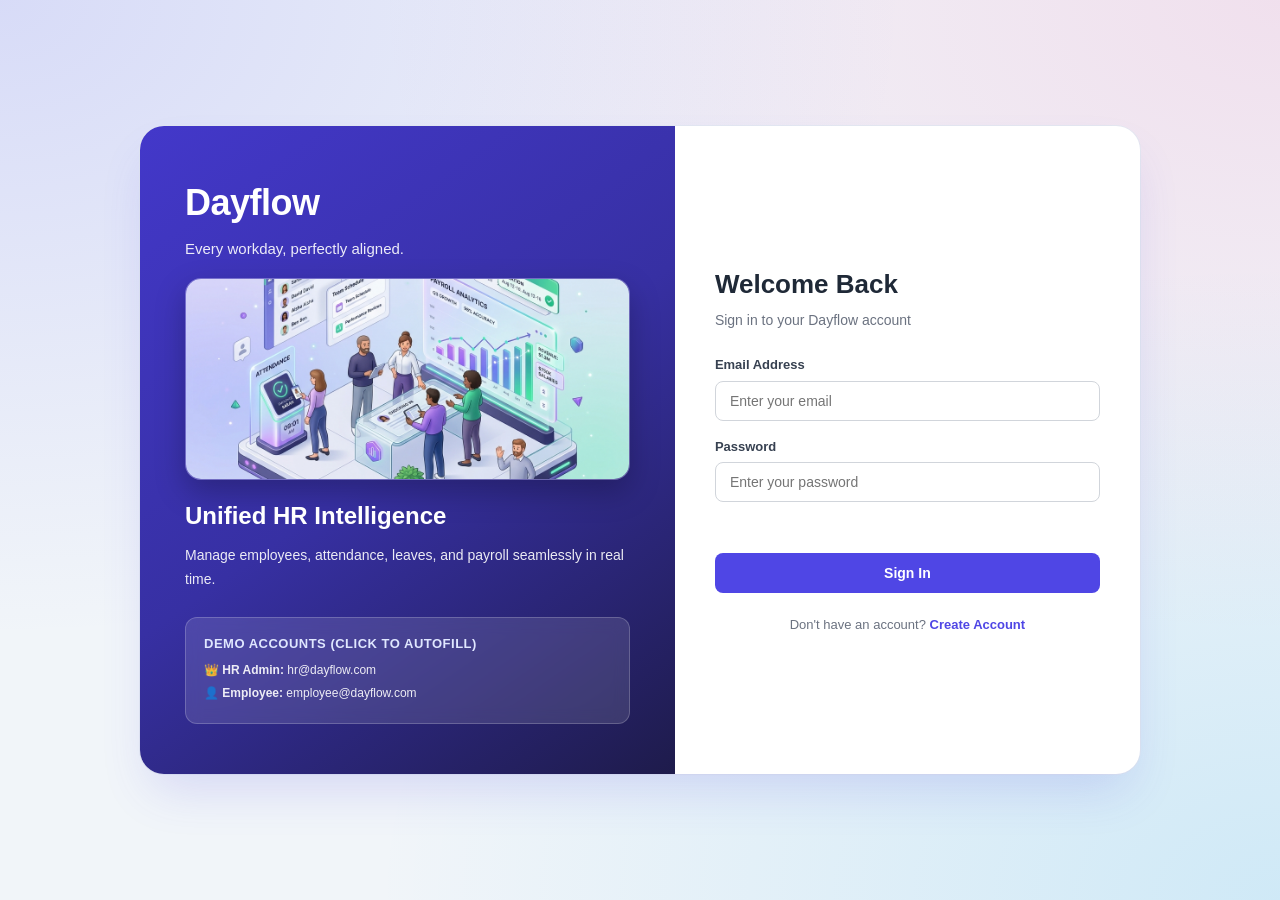
<file: frontend/index.html>
<!DOCTYPE html>
<html lang="en">
<head>
    <meta charset="UTF-8">
    <meta name="viewport" content="width=device-width, initial-scale=1.0">
    <title>Dayflow - Sign In</title>
    <link rel="stylesheet" href="../css/style.css">
</head>

<body class="auth-body">

    <div class="auth-container">

        <div class="auth-left">
            <div class="brand">
                <h1>Dayflow</h1>
                <p>Every workday, perfectly aligned.</p>
            </div>

            <div class="auth-hero-image-wrap">
                <img src="../assets/dayflow_login_hero.jpg" alt="Dayflow HRMS Platform Illustration" class="auth-hero-img">
            </div>

            <div class="auth-info">
                <h2>Unified HR Intelligence</h2>
                <p>
                    Manage employees, attendance, leaves, and payroll seamlessly in real time.
                </p>

                <div class="demo-credentials-box">
                    <h4>Demo Accounts (Click to autofill)</h4>
                    <p onclick="fillCredentials('hr@dayflow.com', 'password123')">
                        👑 <strong>HR Admin:</strong> hr@dayflow.com
                    </p>
                    <p onclick="fillCredentials('employee@dayflow.com', 'password123')">
                        👤 <strong>Employee:</strong> employee@dayflow.com
                    </p>
                </div>
            </div>
        </div>

        <div class="auth-card">

            <h2>Welcome Back</h2>
            <p class="subtitle">Sign in to your Dayflow account</p>

            <form id="loginForm">

                <div class="form-group">
                    <label for="loginEmail">Email Address</label>
                    <input
                        type="email"
                        id="loginEmail"
                        placeholder="Enter your email"
                        autocomplete="email"
                        required
                    >
                </div>

                <div class="form-group">
                    <label for="loginPassword">Password</label>
                    <input
                        type="password"
                        id="loginPassword"
                        placeholder="Enter your password"
                        autocomplete="current-password"
                        required
                    >
                </div>

                <p id="loginError" class="error-message"></p>

                <button type="submit" class="primary-btn">
                    Sign In
                </button>

            </form>

            <p class="auth-link">
                Don't have an account?
                <a href="signup.html">Create Account</a>
            </p>

        </div>

    </div>

    <script src="../js/script.js"></script>
</body>
</html>
</file>
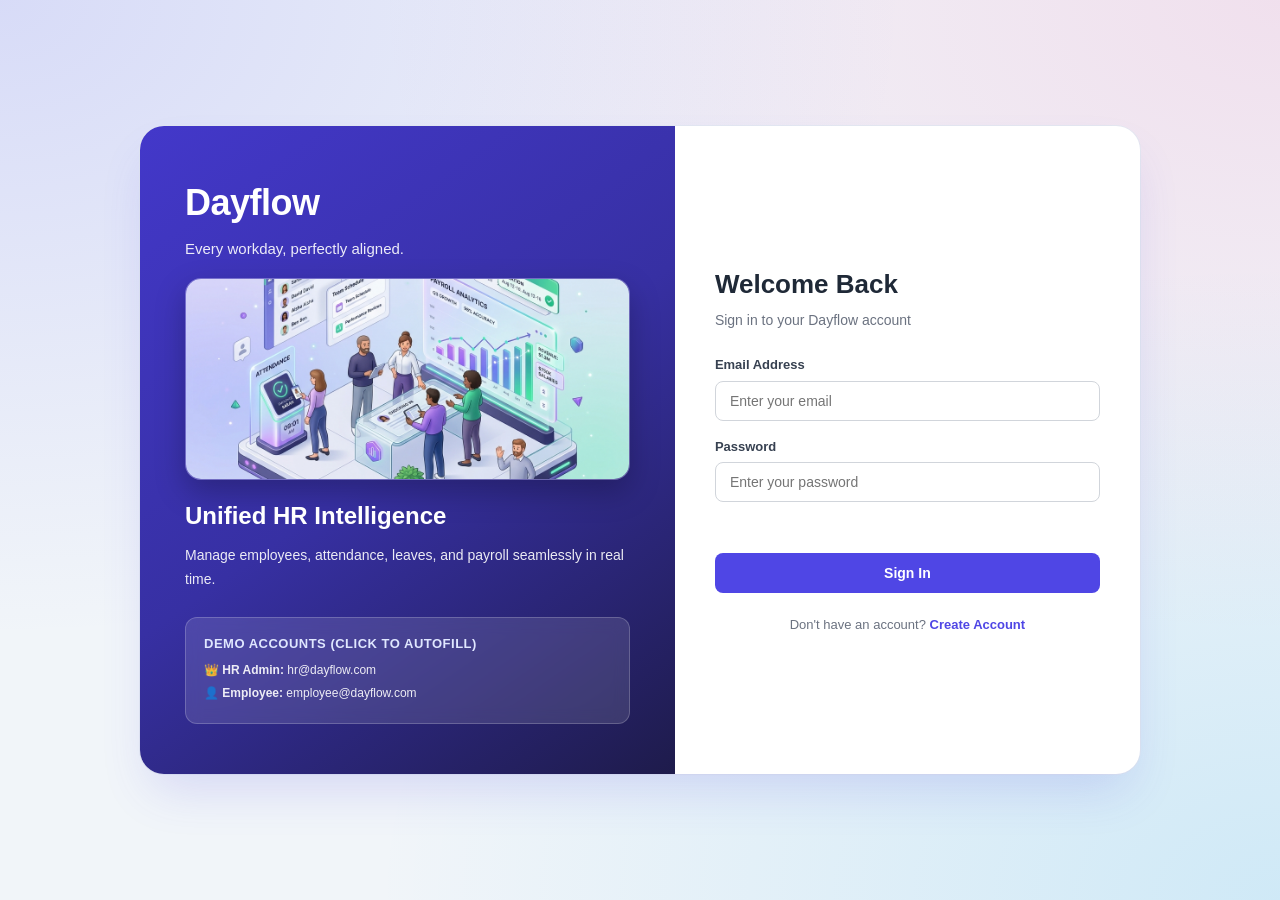
<file: frontend/attendance.html>
<!DOCTYPE html>
<html lang="en">
<head>
    <meta charset="UTF-8">
    <meta name="viewport" content="width=device-width, initial-scale=1.0">
    <title>Dayflow - Attendance</title>
    <link rel="stylesheet" href="../css/style.css">
</head>

<body>

<div class="dashboard-layout">

    <aside class="sidebar">

        <div class="sidebar-brand">
            <h2>Dayflow</h2>
            <span>Attendance</span>
        </div>

        <nav>
            <a id="navDashboard" href="employee-dashboard.html">
                <span class="nav-icon">📊</span>
                <span>Dashboard</span>
            </a>

            <a href="profile.html">
                <span class="nav-icon">👤</span>
                <span>Profile</span>
            </a>

            <a href="attendance.html" class="active">
                <span class="nav-icon">🕒</span>
                <span>Attendance</span>
            </a>

            <a href="leave.html">
                <span class="nav-icon">📅</span>
                <span>Leave Requests</span>
            </a>

            <a href="payroll.html">
                <span class="nav-icon">💰</span>
                <span>Payroll</span>
            </a>

            <a href="notifications.html">
                <span class="nav-icon">🔔</span>
                <span>Notifications</span>
            </a>

            <a href="reports.html">
                <span class="nav-icon">📈</span>
                <span>Reports</span>
            </a>
        </nav>

        <button type="button" class="logout-btn" onclick="logout()">
            <span class="nav-icon">🚪</span>
            <span>Logout</span>
        </button>

    </aside>


    <main class="main-content">

        <header class="topbar">
            <div>
                <h2>Attendance Tracking</h2>
                <p>Monitor daily clock-ins, worked hours, and company rosters.</p>
            </div>

            <div class="user-box">
                <div class="avatar">U</div>
                <span>User</span>
            </div>
        </header>


        <section class="dashboard-content">

            <!-- ================= EMPLOYEE ATTENDANCE SECTION ================= -->
            <div id="employeeAttendanceSection">

                <div class="attendance-actions section-card">

                    <div>
                        <h3>Today's Attendance Status</h3>
                        <p id="attendanceStatus">
                            Not checked in
                        </p>
                    </div>

                    <div class="action-buttons">

                        <button
                            type="button"
                            class="primary-btn"
                            onclick="checkIn()"
                        >
                            Check In
                        </button>

                        <button
                            type="button"
                            class="secondary-btn"
                            onclick="checkOut()"
                        >
                            Check Out
                        </button>

                    </div>

                </div>


                <div class="section-card">

                    <div class="section-header">
                        <h3>My Attendance Records</h3>

                        <div class="tabs">
                            <button type="button" class="tab active" onclick="switchAttendanceTab(this, 'daily')">
                                Daily
                            </button>

                            <button type="button" class="tab" onclick="switchAttendanceTab(this, 'weekly')">
                                Weekly
                            </button>
                        </div>
                    </div>


                    <div class="table-container">

                        <table id="personalAttendanceTable">

                            <thead>
                                <tr>
                                    <th>Date</th>
                                    <th>Check In</th>
                                    <th>Check Out</th>
                                    <th>Working Hours</th>
                                    <th>Status</th>
                                </tr>
                            </thead>

                            <tbody>
                                <!-- Dynamically populated by script.js -->
                            </tbody>

                        </table>

                    </div>

                </div>

            </div>


            <!-- ================= HR COMPANY ATTENDANCE SECTION ================= -->
            <div id="hrAttendanceSection" class="hidden">

                <div class="stats-grid">

                    <div class="stat-card">
                        <div class="stat-icon">👥</div>
                        <h3>Total Headcount</h3>
                        <h2>124</h2>
                        <p>Registered workforce</p>
                    </div>

                    <div class="stat-card">
                        <div class="stat-icon">🕒</div>
                        <h3>Present Today</h3>
                        <h2 style="color: #16a34a;">112</h2>
                        <p>Active check-ins</p>
                    </div>

                    <div class="stat-card">
                        <div class="stat-icon">📅</div>
                        <h3>On Leave</h3>
                        <h2 style="color: #d97706;">2</h2>
                        <p>Approved leaves today</p>
                    </div>

                    <div class="stat-card">
                        <div class="stat-icon">⚠️</div>
                        <h3>Absent</h3>
                        <h2 style="color: #dc2626;">10</h2>
                        <p>Unrecorded today</p>
                    </div>

                </div>


                <div class="section-card">

                    <div class="section-header">
                        <h3>Company-Wide Daily Attendance Logs</h3>

                        <input
                            type="text"
                            id="hrAttendanceSearch"
                            class="search-input"
                            placeholder="Filter by employee name, code, or department..."
                            onkeyup="filterHRCompanyAttendance()"
                            style="max-width: 320px;"
                        >
                    </div>

                    <div class="table-container">

                        <table id="hrAttendanceTable">

                            <thead>
                                <tr>
                                    <th>Employee</th>
                                    <th>Department</th>
                                    <th>Date</th>
                                    <th>Check In</th>
                                    <th>Check Out</th>
                                    <th>Worked Hours</th>
                                    <th>Status</th>
                                </tr>
                            </thead>

                            <tbody>
                                <!-- Dynamically populated by script.js -->
                            </tbody>

                        </table>

                    </div>

                </div>

            </div>

        </section>

    </main>

</div>

<script src="../js/script.js"></script>
</body>
</html>
</file>
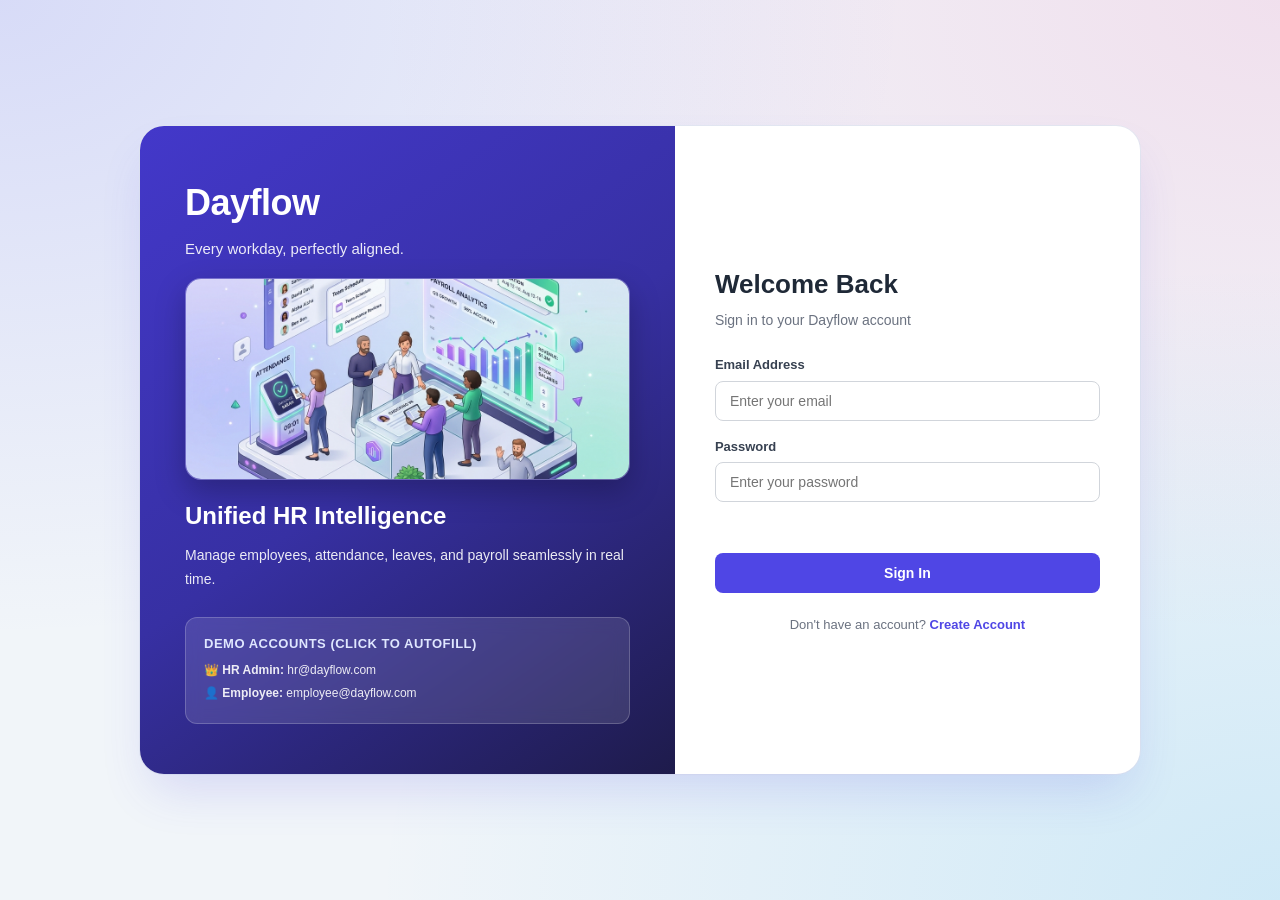
<file: frontend/employee-dashboard.html>
<!DOCTYPE html>
<html lang="en">
<head>
    <meta charset="UTF-8">
    <meta name="viewport" content="width=device-width, initial-scale=1.0">
    <title>Dayflow - Employee Dashboard</title>
    <link rel="stylesheet" href="../css/style.css">
</head>

<body>

<div class="dashboard-layout">

    <aside class="sidebar">

        <div class="sidebar-brand">
            <h2>Dayflow</h2>
            <span>Employee</span>
        </div>

        <nav>
            <a href="employee-dashboard.html" class="active">
                <span class="nav-icon">📊</span>
                <span>Dashboard</span>
            </a>

            <a href="profile.html">
                <span class="nav-icon">👤</span>
                <span>Profile</span>
            </a>

            <a href="attendance.html">
                <span class="nav-icon">🕒</span>
                <span>Attendance</span>
            </a>

            <a href="leave.html">
                <span class="nav-icon">📅</span>
                <span>Leave Requests</span>
            </a>

            <a href="payroll.html">
                <span class="nav-icon">💰</span>
                <span>Payroll</span>
            </a>

            <a href="notifications.html">
                <span class="nav-icon">🔔</span>
                <span>Notifications</span>
            </a>

            <a href="reports.html">
                <span class="nav-icon">📈</span>
                <span>Reports</span>
            </a>
        </nav>

        <button type="button" class="logout-btn" onclick="logout()">
            <span class="nav-icon">🚪</span>
            <span>Logout</span>
        </button>

    </aside>


    <main class="main-content">

        <header class="topbar">

            <div>
                <h2>Employee Dashboard</h2>
                <p>Welcome back, Employee!</p>
            </div>

            <div class="user-box">
                <div class="avatar">E</div>
                <span>Employee</span>
            </div>

        </header>


        <section class="dashboard-content">

            <div class="stats-grid">

                <div class="stat-card">
                    <div class="stat-icon">👤</div>
                    <h3>Profile</h3>
                    <p>View & update personal info</p>
                    <a href="profile.html">View Profile →</a>
                </div>

                <div class="stat-card">
                    <div class="stat-icon">🕒</div>
                    <h3>Attendance</h3>
                    <p>Track daily & weekly hours</p>
                    <a href="attendance.html">View Attendance →</a>
                </div>

                <div class="stat-card">
                    <div class="stat-icon">📅</div>
                    <h3>Leave Requests</h3>
                    <p>Apply & track approval status</p>
                    <a href="leave.html">Manage Leave →</a>
                </div>

                <div class="stat-card">
                    <div class="stat-icon">💰</div>
                    <h3>Payroll</h3>
                    <p>Salary breakdown & slips</p>
                    <a href="payroll.html">View Payroll →</a>
                </div>

            </div>

            <!-- ================= EMPLOYEE ANALYTICS CHARTS GRID ================= -->
            <div class="charts-grid" style="display: grid; grid-template-columns: 1.5fr 1fr; gap: 20px; margin-bottom: 25px;">

                <div class="section-card" style="margin-bottom: 0;">
                    <div class="section-header">
                        <h3>📈 Weekly Hours Logged</h3>
                        <span style="font-size: 12px; color: #6b7280; font-weight: 500;">Current Workweek (Mon - Fri)</span>
                    </div>
                    <div style="position: relative; height: 230px; width: 100%;">
                        <canvas id="chartEmpHoursTrend"></canvas>
                    </div>
                </div>

                <div class="section-card" style="margin-bottom: 0;">
                    <div class="section-header">
                        <h3>🎯 Monthly Attendance Rate</h3>
                        <span style="font-size: 12px; color: #6b7280; font-weight: 500;">August 2026</span>
                    </div>
                    <div style="position: relative; height: 230px; width: 100%;">
                        <canvas id="chartEmpAttendanceRatio"></canvas>
                    </div>
                </div>

            </div>


            <div class="section-card">

                <div class="section-header">
                    <h3>Recent Activity</h3>
                    <a href="notifications.html" style="color: #4f46e5; font-size: 13px; font-weight: 600;">View All</a>
                </div>

                <div class="activity">

                    <div class="activity-item">
                        <span class="activity-dot"></span>
                        <div>
                            <strong>Attendance status logged</strong>
                            <p>Daily check-in/out records synchronized.</p>
                        </div>
                    </div>

                    <div class="activity-item">
                        <span class="activity-dot"></span>
                        <div>
                            <strong>Leave request tracking</strong>
                            <p>Check approval progress in leave management.</p>
                        </div>
                    </div>

                    <div class="activity-item">
                        <span class="activity-dot"></span>
                        <div>
                            <strong>Profile & Salary synced</strong>
                            <p>Updated information is active for current pay cycle.</p>
                        </div>
                    </div>

                </div>

            </div>

        </section>

    </main>

</div>

<script src="../js/chart.min.js"></script>
<script src="../js/script.js"></script>
</body>
</html>
</file>
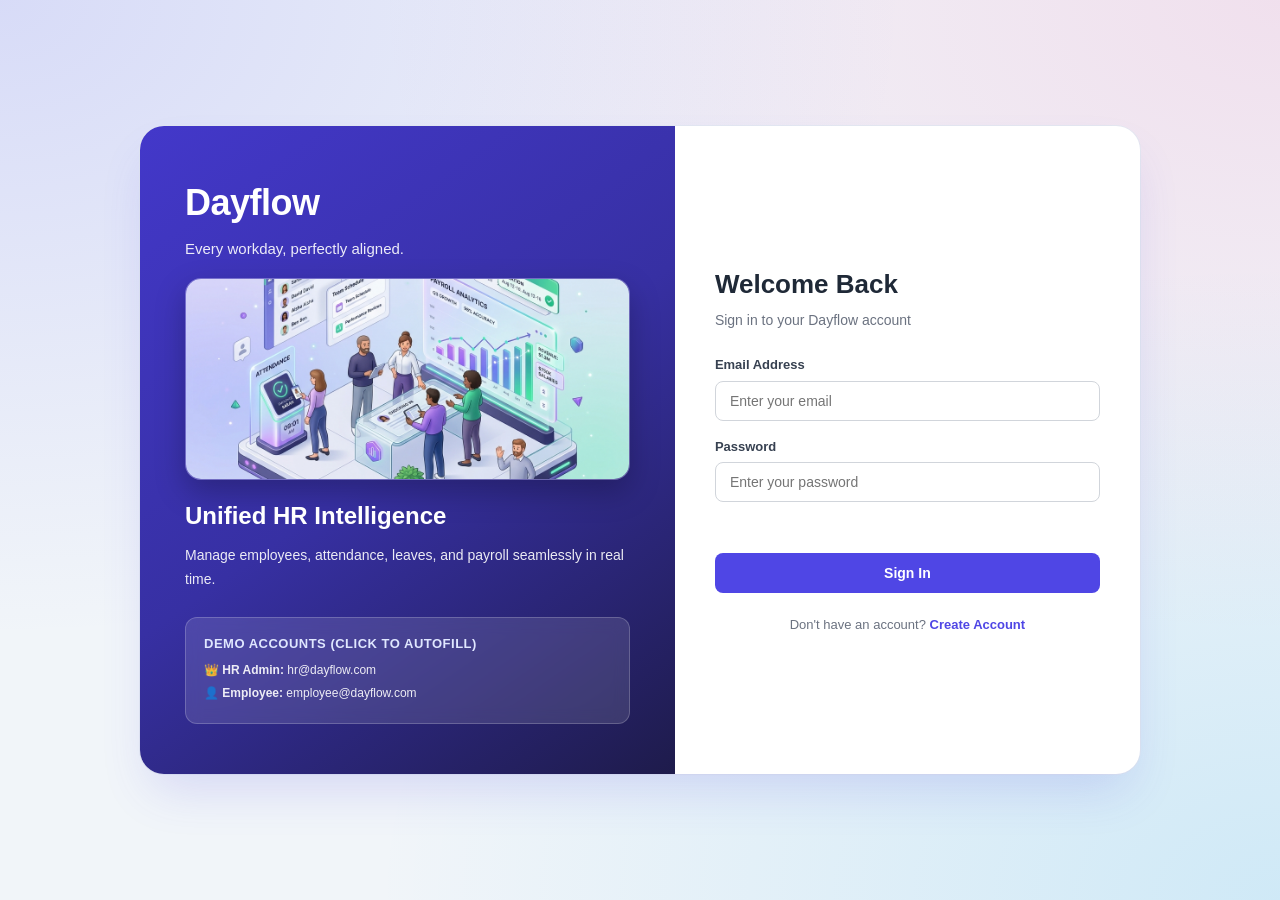
<file: frontend/hr-dashboard.html>
<!DOCTYPE html>
<html lang="en">
<head>
    <meta charset="UTF-8">
    <meta name="viewport" content="width=device-width, initial-scale=1.0">
    <title>Dayflow - HR Dashboard</title>
    <link rel="stylesheet" href="../css/style.css">
</head>

<body>

<div class="dashboard-layout">

    <aside class="sidebar">

        <div class="sidebar-brand">
            <h2>Dayflow</h2>
            <span>HR / Admin</span>
        </div>

        <nav>
            <a href="hr-dashboard.html" class="active">
                <span class="nav-icon">📊</span>
                <span>Dashboard</span>
            </a>

            <a href="profile.html">
                <span class="nav-icon">👤</span>
                <span>My Profile</span>
            </a>

            <a href="attendance.html">
                <span class="nav-icon">🕒</span>
                <span>Attendance Logs</span>
            </a>

            <a href="leave.html">
                <span class="nav-icon">📋</span>
                <span>Leave Approvals</span>
            </a>

            <a href="payroll.html">
                <span class="nav-icon">💰</span>
                <span>Payroll</span>
            </a>

            <a href="notifications.html">
                <span class="nav-icon">🔔</span>
                <span>Notifications</span>
            </a>

            <a href="reports.html">
                <span class="nav-icon">📈</span>
                <span>HR Reports</span>
            </a>
        </nav>

        <button type="button" class="logout-btn" onclick="logout()">
            <span class="nav-icon">🚪</span>
            <span>Logout</span>
        </button>

    </aside>


    <main class="main-content">

        <header class="topbar">

            <div>
                <h2>HR & Admin Dashboard</h2>
                <p>Manage employees, attendance, and leave approvals.</p>
            </div>

            <div class="user-box">
                <div class="avatar">HR</div>
                <span>HR Officer</span>
            </div>

        </header>


        <section class="dashboard-content">

            <div class="stats-grid">

                <div class="stat-card">
                    <div class="stat-icon">👥</div>
                    <h3>Employees</h3>
                    <h2 id="kpiEmployees">124</h2>
                    <p>Total active employees</p>
                </div>

                <div class="stat-card">
                    <div class="stat-icon">🕒</div>
                    <h3>Attendance</h3>
                    <h2 id="kpiAttendance">112</h2>
                    <p>Present today</p>
                </div>

                <div class="stat-card">
                    <div class="stat-icon">📋</div>
                    <h3>Leave Requests</h3>
                    <h2 id="kpiLeaves">2</h2>
                    <p>Pending your approval</p>
                </div>

                <div class="stat-card">
                    <div class="stat-icon">💰</div>
                    <h3>Monthly Payroll</h3>
                    <h2 id="kpiPayroll">₹12.5L</h2>
                    <p>Total payroll expenditure</p>
                </div>

            </div>

            <!-- ================= HR ANALYTICS CHARTS GRID ================= -->
            <div class="charts-grid" style="display: grid; grid-template-columns: 1.4fr 1fr; gap: 20px; margin-bottom: 25px;">

                <div class="section-card" style="margin-bottom: 0;">
                    <div class="section-header">
                        <h3>📊 Weekly Attendance Trends</h3>
                        <span style="font-size: 12px; color: #6b7280; font-weight: 500;">Present vs Absent vs Leave</span>
                    </div>
                    <div style="position: relative; height: 260px; width: 100%;">
                        <canvas id="chartAttendanceTrend"></canvas>
                    </div>
                </div>

                <div class="section-card" style="margin-bottom: 0;">
                    <div class="section-header">
                        <h3>👥 Department Headcount</h3>
                        <span style="font-size: 12px; color: #6b7280; font-weight: 500;">Team Distribution</span>
                    </div>
                    <div style="position: relative; height: 260px; width: 100%;">
                        <canvas id="chartDeptDistribution"></canvas>
                    </div>
                </div>

            </div>

            <div class="charts-grid" style="display: grid; grid-template-columns: 1fr 1.4fr; gap: 20px; margin-bottom: 25px;">

                <div class="section-card" style="margin-bottom: 0;">
                    <div class="section-header">
                        <h3>📅 Leave Approval Pipeline</h3>
                        <span style="font-size: 12px; color: #6b7280; font-weight: 500;">Status Breakdown</span>
                    </div>
                    <div style="position: relative; height: 240px; width: 100%;">
                        <canvas id="chartLeaveStatus"></canvas>
                    </div>
                </div>

                <div class="section-card" style="margin-bottom: 0;">
                    <div class="section-header">
                        <h3>💰 Monthly Payroll Distribution</h3>
                        <span style="font-size: 12px; color: #6b7280; font-weight: 500;">INR in Thousands</span>
                    </div>
                    <div style="position: relative; height: 240px; width: 100%;">
                        <canvas id="chartPayrollBreakdown"></canvas>
                    </div>
                </div>

            </div>


            <div class="section-card">

                <div class="section-header">
                    <h3>Employee Directory</h3>

                    <input
                        type="text"
                        class="search-input"
                        placeholder="Search employee by name, ID, or dept..."
                        onkeyup="searchEmployees()"
                        id="employeeSearch"
                        style="max-width: 320px;"
                    >
                </div>

                <div class="table-container">

                    <table id="employeeTable">

                        <thead>
                            <tr>
                                <th>Employee ID</th>
                                <th>Name</th>
                                <th>Email</th>
                                <th>Department</th>
                                <th>Status</th>
                            </tr>
                        </thead>

                        <tbody>
                            <tr>
                                <td colspan="5" style="text-align: center; color: #6b7280; padding: 20px;">Loading company employee directory...</td>
                            </tr>
                        </tbody>

                    </table>

                </div>

            </div>

        </section>

    </main>

</div>

<script src="../js/chart.min.js"></script>
<script src="../js/script.js"></script>
</body>
</html>
</file>
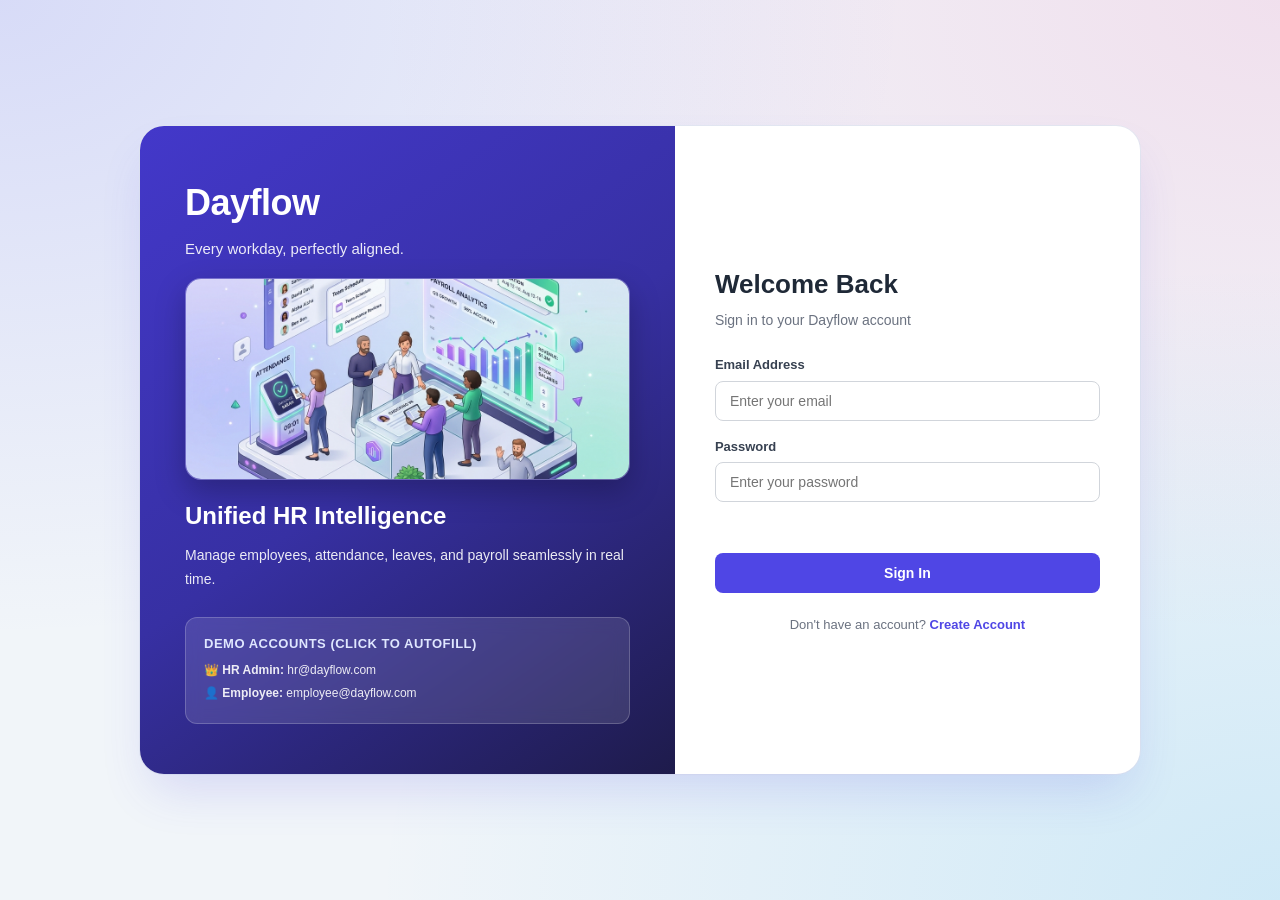
<file: frontend/leave.html>
<!DOCTYPE html>
<html lang="en">
<head>
    <meta charset="UTF-8">
    <meta name="viewport" content="width=device-width, initial-scale=1.0">
    <title>Dayflow - Leave Management</title>
    <link rel="stylesheet" href="../css/style.css">
</head>

<body>

<div class="dashboard-layout">

    <aside class="sidebar">

        <div class="sidebar-brand">
            <h2>Dayflow</h2>
            <span>Leave</span>
        </div>

        <nav>
            <a id="navDashboard" href="employee-dashboard.html">
                <span class="nav-icon">📊</span>
                <span>Dashboard</span>
            </a>

            <a href="profile.html">
                <span class="nav-icon">👤</span>
                <span>Profile</span>
            </a>

            <a href="attendance.html">
                <span class="nav-icon">🕒</span>
                <span>Attendance</span>
            </a>

            <a href="leave.html" class="active">
                <span class="nav-icon">📅</span>
                <span>Leave Requests</span>
            </a>

            <a href="payroll.html">
                <span class="nav-icon">💰</span>
                <span>Payroll</span>
            </a>

            <a href="notifications.html">
                <span class="nav-icon">🔔</span>
                <span>Notifications</span>
            </a>

            <a href="reports.html">
                <span class="nav-icon">📈</span>
                <span>Reports</span>
            </a>
        </nav>

        <button type="button" class="logout-btn" onclick="logout()">
            <span class="nav-icon">🚪</span>
            <span>Logout</span>
        </button>

    </aside>


    <main class="main-content">

        <header class="topbar">
            <div>
                <h2>Leave Management</h2>
                <p>Apply for leaves and manage approval workflows.</p>
            </div>

            <div class="user-box">
                <div class="avatar">U</div>
                <span>User</span>
            </div>
        </header>


        <section class="dashboard-content">

            <!-- ================= EMPLOYEE LEAVE SECTION ================= -->
            <div id="employeeLeaveSection">

                <div class="section-card">

                    <h3>Apply for Leave</h3>

                    <form id="leaveForm">

                        <div class="form-row">

                            <div class="form-group">
                                <label for="leaveType">Leave Type</label>

                                <select id="leaveType" required>
                                    <option value="">Select Leave Type</option>
                                    <option value="paid">Paid Time Off (PTO)</option>
                                    <option value="sick">Sick Leave</option>
                                    <option value="unpaid">Unpaid Leave</option>
                                </select>
                            </div>


                            <div class="form-group">
                                <label for="leaveFrom">From Date</label>
                                <input type="date" id="leaveFrom" required>
                            </div>


                            <div class="form-group">
                                <label for="leaveTo">To Date</label>
                                <input type="date" id="leaveTo" required>
                            </div>

                        </div>


                        <div class="form-group">

                            <label for="leaveRemarks">Reason / Remarks</label>

                            <textarea
                                id="leaveRemarks"
                                rows="3"
                                placeholder="Enter detailed reason for leave request..."
                                required
                            ></textarea>

                        </div>


                        <button
                            type="submit"
                            class="primary-btn"
                        >
                            Submit Leave Request
                        </button>

                    </form>

                    <p id="leaveMessage" class="success-message"></p>

                </div>


                <div class="section-card">

                    <h3>My Leave Requests Log</h3>

                    <div class="table-container">

                        <table id="personalLeaveTable">

                            <thead>
                                <tr>
                                    <th>Leave Type</th>
                                    <th>From</th>
                                    <th>To</th>
                                    <th>Remarks</th>
                                    <th>Status</th>
                                </tr>
                            </thead>

                            <tbody>
                                <!-- Dynamically populated by script.js -->
                            </tbody>

                        </table>

                    </div>

                </div>

            </div>


            <!-- ================= HR LEAVE APPROVALS SECTION ================= -->
            <div id="hrLeaveSection" class="hidden">

                <div class="stats-grid">

                    <div class="stat-card">
                        <div class="stat-icon">📋</div>
                        <h3>Pending Requests</h3>
                        <h2 style="color: #d97706;">1</h2>
                        <p>Awaiting review</p>
                    </div>

                    <div class="stat-card">
                        <div class="stat-icon">✅</div>
                        <h3>Approved Leaves</h3>
                        <h2 style="color: #16a34a;">2</h2>
                        <p>Approved this month</p>
                    </div>

                    <div class="stat-card">
                        <div class="stat-icon">❌</div>
                        <h3>Rejected Requests</h3>
                        <h2 style="color: #dc2626;">0</h2>
                        <p>Declined this month</p>
                    </div>

                    <div class="stat-card">
                        <div class="stat-icon">📊</div>
                        <h3>Approval Rate</h3>
                        <h2>100%</h2>
                        <p>Policy compliance</p>
                    </div>

                </div>


                <div class="section-card">

                    <div class="section-header">
                        <h3>Employee Leave Requests Queue</h3>
                    </div>

                    <div class="table-container">

                        <table id="hrLeaveTable">

                            <thead>
                                <tr>
                                    <th>Employee</th>
                                    <th>Department</th>
                                    <th>Leave Type</th>
                                    <th>Duration</th>
                                    <th>Remarks</th>
                                    <th>Status</th>
                                    <th>Actions</th>
                                </tr>
                            </thead>

                            <tbody>
                                <!-- Dynamically populated by script.js -->
                            </tbody>

                        </table>

                    </div>

                </div>

            </div>

        </section>

    </main>

</div>

<script src="../js/script.js"></script>
</body>
</html>
</file>
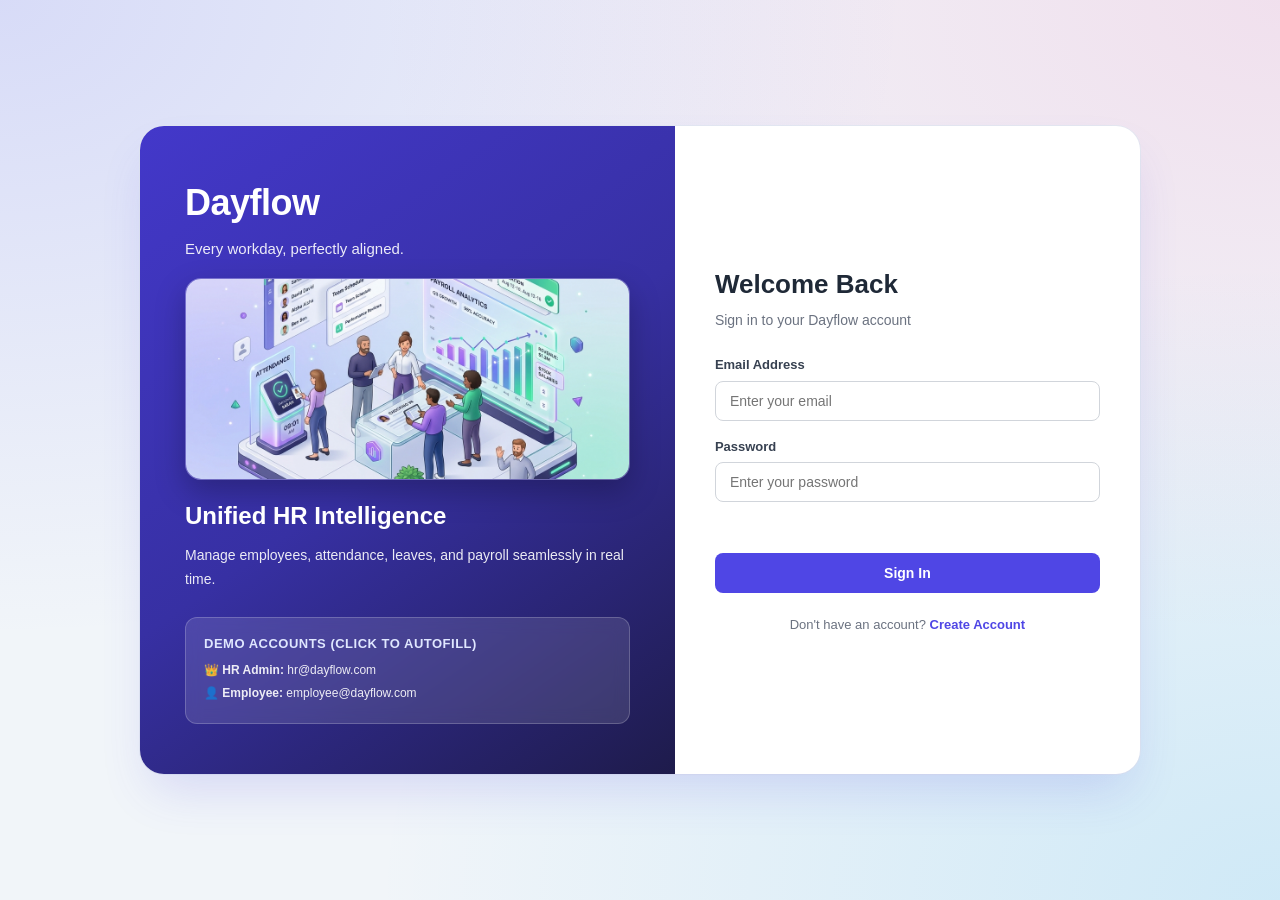
<file: frontend/notifications.html>
<!DOCTYPE html>
<html lang="en">
<head>
    <meta charset="UTF-8">
    <meta name="viewport" content="width=device-width, initial-scale=1.0">
    <title> Notifications</title>
    <link rel="stylesheet" href="../css/style.css">
</head>

<body>

<div class="dashboard-layout">

    <aside class="sidebar">

        <div class="sidebar-brand">
            <h2>Dayflow</h2>
            <span>Notifications</span>
        </div>

        <nav>
            <a id="navDashboard" href="employee-dashboard.html">
                <span class="nav-icon">📊</span>
                <span>Dashboard</span>
            </a>

            <a href="profile.html">
                <span class="nav-icon">👤</span>
                <span>Profile</span>
            </a>

            <a href="attendance.html">
                <span class="nav-icon">🕒</span>
                <span>Attendance</span>
            </a>

            <a href="leave.html">
                <span class="nav-icon">📅</span>
                <span>Leave Requests</span>
            </a>

            <a href="payroll.html">
                <span class="nav-icon">💰</span>
                <span>Payroll</span>
            </a>

            <a href="notifications.html" class="active">
                <span class="nav-icon">🔔</span>
                <span>Notifications</span>
            </a>

            <a href="reports.html">
                <span class="nav-icon">📈</span>
                <span>Reports</span>
            </a>
        </nav>

        <button type="button" class="logout-btn" onclick="logout()">
            <span class="nav-icon">🚪</span>
            <span>Logout</span>
        </button>

    </aside>


    <main class="main-content">

        <header class="topbar">

            <div>
                <h2>Alerts & Notifications</h2>
                <p>Stay informed on attendance records, approvals, and payroll dispatches.</p>
            </div>

            <div class="user-box">
                <div class="avatar">U</div>
                <span>User</span>
            </div>

        </header>


        <section class="dashboard-content">

            <div class="section-card">

                <div class="section-header">
                    <h3>Recent System Alerts</h3>
                    <button type="button" class="secondary-btn" onclick="markAllNotificationsAsRead()">
                        ✓ Mark All as Read
                    </button>
                </div>

                <div id="notificationsList">
                    <p style="text-align: center; color: #6b7280; padding: 20px;">Loading notifications...</p>
                </div>

            </div>

        </section>

    </main>

</div>

<script src="../js/script.js"></script>
</body>
</html>
</file>
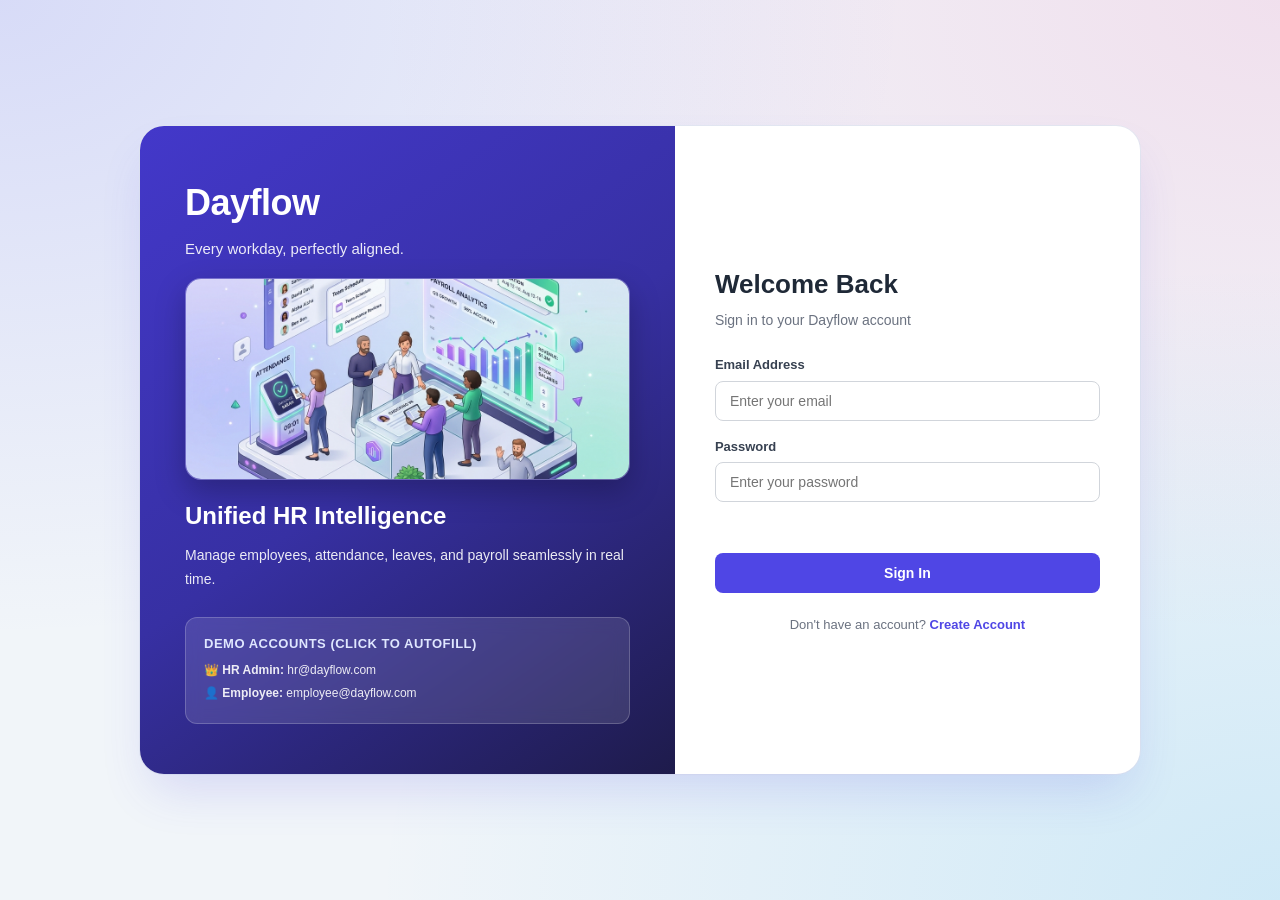
<file: frontend/payroll.html>
<!DOCTYPE html>
<html lang="en">
<head>
    <meta charset="UTF-8">
    <meta name="viewport" content="width=device-width, initial-scale=1.0">
    <title>Dayflow - Payroll</title>
    <link rel="stylesheet" href="../css/style.css">
</head>

<body>

<div class="dashboard-layout">

    <aside class="sidebar">

        <div class="sidebar-brand">
            <h2>Dayflow</h2>
            <span>Payroll</span>
        </div>

        <nav>
            <a id="navDashboard" href="employee-dashboard.html">
                <span class="nav-icon">📊</span>
                <span>Dashboard</span>
            </a>

            <a href="profile.html">
                <span class="nav-icon">👤</span>
                <span>Profile</span>
            </a>

            <a href="attendance.html">
                <span class="nav-icon">🕒</span>
                <span>Attendance</span>
            </a>

            <a href="leave.html">
                <span class="nav-icon">📅</span>
                <span>Leave Requests</span>
            </a>

            <a href="payroll.html" class="active">
                <span class="nav-icon">💰</span>
                <span>Payroll</span>
            </a>

            <a href="notifications.html">
                <span class="nav-icon">🔔</span>
                <span>Notifications</span>
            </a>

            <a href="reports.html">
                <span class="nav-icon">📈</span>
                <span>Reports</span>
            </a>
        </nav>

        <button type="button" class="logout-btn" onclick="logout()">
            <span class="nav-icon">🚪</span>
            <span>Logout</span>
        </button>

    </aside>


    <main class="main-content">

        <header class="topbar">

            <div>
                <h2>Payroll & Compensation</h2>
                <p>Transparent salary structure, payslips, and company payroll oversight.</p>
            </div>

            <div class="user-box">
                <div class="avatar">U</div>
                <span>User</span>
            </div>

        </header>


        <section class="dashboard-content">

            <!-- HR View Switcher Tabs -->
            <div id="hrPayrollTabs" class="tabs hidden" style="margin-bottom: 25px;">
                <button type="button" id="tabCompanyPayrollBtn" class="tab active" onclick="switchPayrollTab('company')">
                    🏢 Company Payroll Overview
                </button>
                <button type="button" id="tabPersonalPayrollBtn" class="tab" onclick="switchPayrollTab('personal')">
                    👤 My Personal Salary Slip
                </button>
            </div>

            <!-- ================= EMPLOYEE PERSONAL PAYROLL SECTION ================= -->
            <div id="employeePayrollSection">

                <div class="salary-summary">

                    <div class="salary-card">
                        <span>Basic Salary</span>
                        <h2 id="payrollBasic">₹0</h2>
                    </div>

                    <div class="salary-card">
                        <span>Allowances & HRA</span>
                        <h2 id="payrollAllowances">₹0</h2>
                    </div>

                    <div class="salary-card">
                        <span>Tax & Deductions</span>
                        <h2 id="payrollDeductions">₹0</h2>
                    </div>

                    <div class="salary-card">
                        <span>Net Take-Home</span>
                        <h2 id="payrollNet" style="color: #4f46e5;">₹0</h2>
                    </div>

                </div>


                <div class="section-card">

                    <div class="section-header">

                        <h3>My Salary Breakdown (Monthly)</h3>

                        <button type="button" class="secondary-btn" onclick="downloadSalarySlip()">
                            📄 Download Salary Slip
                        </button>

                    </div>


                    <div class="table-container">

                        <table>

                            <thead>
                                <tr>
                                    <th>Compensation Component</th>
                                    <th>Amount (INR)</th>
                                </tr>
                            </thead>

                            <tbody>

                                <tr>
                                    <td>Basic Salary</td>
                                    <td id="tblBasic">₹0</td>
                                </tr>

                                <tr>
                                    <td>House Rent Allowance (HRA)</td>
                                    <td id="tblHRA">₹0</td>
                                </tr>

                                <tr>
                                    <td>Special & Medical Allowances</td>
                                    <td id="tblAllowances">₹0</td>
                                </tr>

                                <tr style="color: #dc2626;">
                                    <td>Statutory Deductions (PF / TDS)</td>
                                    <td id="tblDeductions">-₹0</td>
                                </tr>

                                <tr style="background: #f8fafc; font-size: 15px;">
                                    <td>
                                        <strong>Net Disbursed Salary</strong>
                                    </td>

                                    <td>
                                        <strong id="tblNet" style="color: #4f46e5;">₹0</strong>
                                    </td>
                                </tr>

                            </tbody>

                        </table>

                    </div>

                </div>

            </div>


            <!-- ================= HR COMPANY PAYROLL SECTION ================= -->
            <div id="hrPayrollSection" class="hidden">

                <div class="stats-grid">

                    <div class="stat-card">
                        <div class="stat-icon">💰</div>
                        <h3>Total Monthly Payroll</h3>
                        <h2 id="hrPayrollMonthlyTotal" style="color: #4f46e5;">₹0</h2>
                        <p>Total company disbursement</p>
                    </div>

                    <div class="stat-card">
                        <div class="stat-icon">👥</div>
                        <h3>Salaried Employees</h3>
                        <h2 id="hrPayrollCount">0</h2>
                        <p>Active payroll records</p>
                    </div>

                    <div class="stat-card">
                        <div class="stat-icon">📉</div>
                        <h3>Total Deductions</h3>
                        <h2 id="hrPayrollTotalDeductions" style="color: #dc2626;">₹0</h2>
                        <p>PF & Tax withholdings</p>
                    </div>

                    <div class="stat-card">
                        <div class="stat-icon">⚡</div>
                        <h3>Disbursement Status</h3>
                        <h2 style="color: #16a34a;">Processed</h2>
                        <p>August 2026 Cycle</p>
                    </div>

                </div>


                <div class="section-card">

                    <div class="section-header">
                        <h3>Employee Salary Directory</h3>
                    </div>

                    <div class="table-container">

                        <table id="hrPayrollTable">

                            <thead>
                                <tr>
                                    <th>Employee</th>
                                    <th>Department</th>
                                    <th>Basic (₹)</th>
                                    <th>Allowances (₹)</th>
                                    <th>Deductions (₹)</th>
                                    <th>Net Salary (₹)</th>
                                    <th>Actions</th>
                                </tr>
                            </thead>

                            <tbody>
                                <tr>
                                    <td colspan="7" style="text-align: center; color: #6b7280; padding: 20px;">Loading live payroll records...</td>
                                </tr>
                            </tbody>

                        </table>

                    </div>

                </div>

            </div>

        </section>

    </main>

</div>

<script src="../js/script.js"></script>
</body>
</html>
</file>
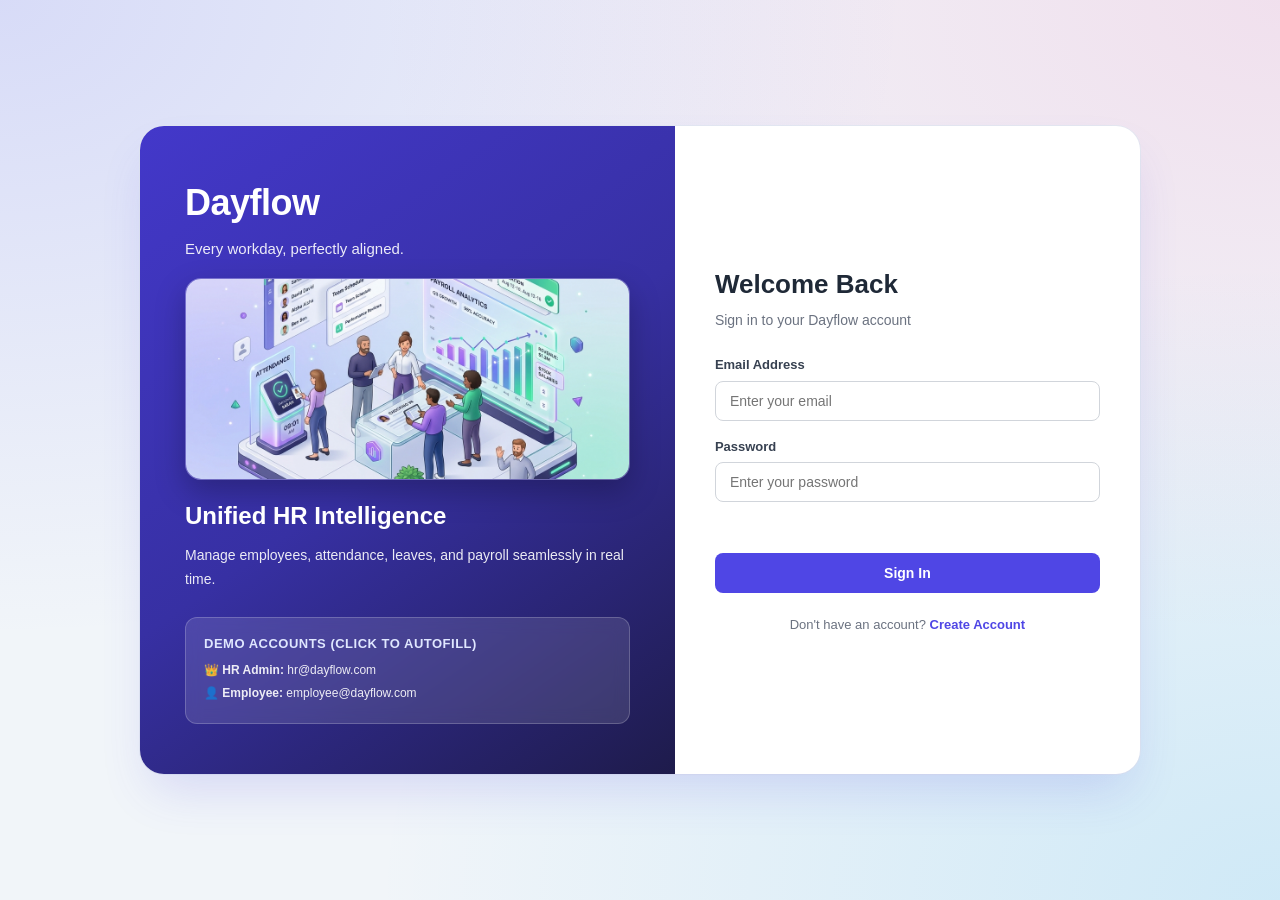
<file: frontend/profile.html>
<!DOCTYPE html>
<html lang="en">
<head>
    <meta charset="UTF-8">
    <meta name="viewport" content="width=device-width, initial-scale=1.0">
    <title>Dayflow - Profile</title>
    <link rel="stylesheet" href="../css/style.css">
</head>

<body>

<div class="dashboard-layout">

    <aside class="sidebar">

        <div class="sidebar-brand">
            <h2>Dayflow</h2>
            <span>Profile</span>
        </div>

        <nav>
            <a id="navDashboard" href="employee-dashboard.html">
                <span class="nav-icon">📊</span>
                <span>Dashboard</span>
            </a>

            <a href="profile.html" class="active">
                <span class="nav-icon">👤</span>
                <span>Profile</span>
            </a>

            <a href="attendance.html">
                <span class="nav-icon">🕒</span>
                <span>Attendance</span>
            </a>

            <a href="leave.html">
                <span class="nav-icon">📅</span>
                <span>Leave Requests</span>
            </a>

            <a href="payroll.html">
                <span class="nav-icon">💰</span>
                <span>Payroll</span>
            </a>

            <a href="notifications.html">
                <span class="nav-icon">🔔</span>
                <span>Notifications</span>
            </a>

            <a href="reports.html">
                <span class="nav-icon">📈</span>
                <span>Reports</span>
            </a>
        </nav>

        <button type="button" class="logout-btn" onclick="logout()">
            <span class="nav-icon">🚪</span>
            <span>Logout</span>
        </button>

    </aside>


    <main class="main-content">

        <header class="topbar">
            <div>
                <h2>My Profile</h2>
                <p>View employee record and manage contact information.</p>
            </div>

            <div class="user-box">
                <div class="avatar">U</div>
                <span>User</span>
            </div>
        </header>


        <section class="dashboard-content">

            <div class="profile-header section-card" style="display: flex; justify-content: space-between; align-items: center; flex-wrap: wrap; gap: 15px;">

                <div style="display: flex; align-items: center; gap: 20px;">
                    <div class="profile-picture" id="profileAvatarWrap">
                        <span id="profileAvatarInitials">--</span>
                    </div>

                    <div>
                        <h2 id="profileName">Loading...</h2>
                        <p>Employee ID: <strong id="profileEmpId">--</strong></p>
                        <p id="profileDept" style="color: #6b7280; font-size: 13px;">--</p>
                    </div>
                </div>

                <div>
                    <button type="button" class="primary-btn" style="width: auto; padding: 10px 20px;" onclick="openEditProfileModal()">
                        ✏️ Edit Profile
                    </button>
                </div>

            </div>


            <div class="profile-grid">

                <div class="section-card">

                    <div style="display: flex; justify-content: space-between; align-items: center; margin-bottom: 16px;">
                        <h3 style="margin-bottom: 0;">Personal Details</h3>
                        <button type="button" class="secondary-btn" style="padding: 4px 10px; font-size: 12px;" onclick="openEditProfileModal()">
                            ✏️ Edit
                        </button>
                    </div>

                    <div class="detail-grid">

                        <div>
                            <label>Employee ID</label>
                            <p id="profileEmpIdText">--</p>
                        </div>

                        <div>
                            <label>Work Email</label>
                            <p id="profileEmail">--</p>
                        </div>

                        <div>
                            <label for="profilePhone">Phone Number</label>
                            <input
                                type="text"
                                id="profilePhone"
                                placeholder="Enter phone number"
                            >
                        </div>

                        <div>
                            <label for="profileAddress">Residential Address</label>
                            <textarea
                                id="profileAddress"
                                rows="2"
                                placeholder="Enter residential address"
                            ></textarea>
                        </div>

                    </div>

                    <button type="button" class="primary-btn small-btn" onclick="saveProfile()">
                        💾 Save Changes
                    </button>

                </div>


                <div class="section-card">

                    <h3>Job Details</h3>

                    <div class="detail-list">

                        <div>
                            <span>Department</span>
                            <strong id="jobDept">Loading...</strong>
                        </div>

                        <div>
                            <span>Designation</span>
                            <strong id="jobDesignation">Loading...</strong>
                        </div>

                        <div>
                            <span>Joining Date</span>
                            <strong id="jobJoinDate">Loading...</strong>
                        </div>

                        <div>
                            <span>Employment Status</span>
                            <strong id="jobStatus" style="color: #16a34a;">Active</strong>
                        </div>

                    </div>

                </div>


                <div class="section-card">

                    <h3>Salary Structure</h3>

                    <div class="salary-box">

                        <div>
                            <span>Basic Salary</span>
                            <strong id="profileBasic">--</strong>
                        </div>

                        <div>
                            <span>Allowances</span>
                            <strong id="profileAllowances">--</strong>
                        </div>

                        <div>
                            <span>Gross Monthly</span>
                            <strong id="profileGross">--</strong>
                        </div>

                    </div>

                </div>


                <div class="section-card">

                    <h3>Documents</h3>

                    <div class="document-item">
                        <span>📄 National Identity Document</span>
                        <button type="button" class="secondary-btn" onclick="viewDocument('National Identity Document')">View</button>
                    </div>

                    <div class="document-item">
                        <span>📄 Employment Contract (Signed)</span>
                        <button type="button" class="secondary-btn" onclick="viewDocument('Employment Contract')">View</button>
                    </div>

                </div>

            </div>

        </section>

    </main>

</div>

<!-- Edit Profile Modal -->
<div id="editProfileModal" class="dayflow-modal hidden">
    <div class="modal-content" style="max-width: 540px;">
        <div class="modal-header">
            <h3>✏️ Edit Profile Information</h3>
            <button type="button" class="modal-close-btn" onclick="closeEditProfileModal()">×</button>
        </div>
        <form id="editProfileModalForm" onsubmit="submitEditProfileModal(event)">
            <div class="modal-body" style="display: flex; flex-direction: column; gap: 14px;">
                
                <div class="form-group" style="margin-bottom: 0;">
                    <label for="editModalPhoto">Profile Photo (PNG/JPG)</label>
                    <input type="file" id="editModalPhoto" accept="image/*" onchange="previewProfilePhoto(event)">
                    <div id="photoPreviewWrap" style="margin-top: 8px; display: none;">
                        <img id="photoPreviewImg" src="" alt="Preview" style="width: 60px; height: 60px; border-radius: 50%; object-fit: cover; border: 2px solid #4f46e5;">
                    </div>
                </div>

                <div class="form-group" style="margin-bottom: 0;">
                    <label for="editModalPhone">Phone Number</label>
                    <input type="text" id="editModalPhone" placeholder="+91 98765 00000" required>
                </div>

                <div class="form-group" style="margin-bottom: 0;">
                    <label for="editModalAddress">Residential Address</label>
                    <textarea id="editModalAddress" rows="2" placeholder="Full residential street, city, state" required></textarea>
                </div>

                <!-- Protected Fields for HR Role Only -->
                <div id="hrProtectedEditFields" class="hidden" style="background: #f8fafc; padding: 12px; border-radius: 8px; border: 1px solid #e2e8f0; display: flex; flex-direction: column; gap: 10px;">
                    <span style="font-size: 11px; font-weight: 700; color: #4f46e5; text-transform: uppercase;">HR Administrative Controls</span>
                    
                    <div class="form-group" style="margin-bottom: 0;">
                        <label for="editModalName">Full Name</label>
                        <input type="text" id="editModalName">
                    </div>

                    <div class="form-group" style="margin-bottom: 0;">
                        <label for="editModalJobTitle">Job Title / Designation</label>
                        <input type="text" id="editModalJobTitle">
                    </div>

                    <div class="form-group" style="margin-bottom: 0;">
                        <label for="editModalDept">Department</label>
                        <input type="text" id="editModalDept">
                    </div>

                    <div class="form-group" style="margin-bottom: 0;">
                        <label for="editModalStatus">Employment Status</label>
                        <select id="editModalStatus">
                            <option value="active">Active</option>
                            <option value="on_leave">On Leave</option>
                            <option value="inactive">Inactive</option>
                        </select>
                    </div>
                </div>

                <p id="editProfileModalError" class="error-message" style="margin-bottom: 0;"></p>
            </div>
            <div class="modal-footer">
                <button type="button" class="secondary-btn" onclick="closeEditProfileModal()">Cancel</button>
                <button type="submit" class="primary-btn" style="width: auto;">Save & Persist Changes</button>
            </div>
        </form>
    </div>
</div>

<script src="../js/script.js"></script>
</body>
</html>
</file>
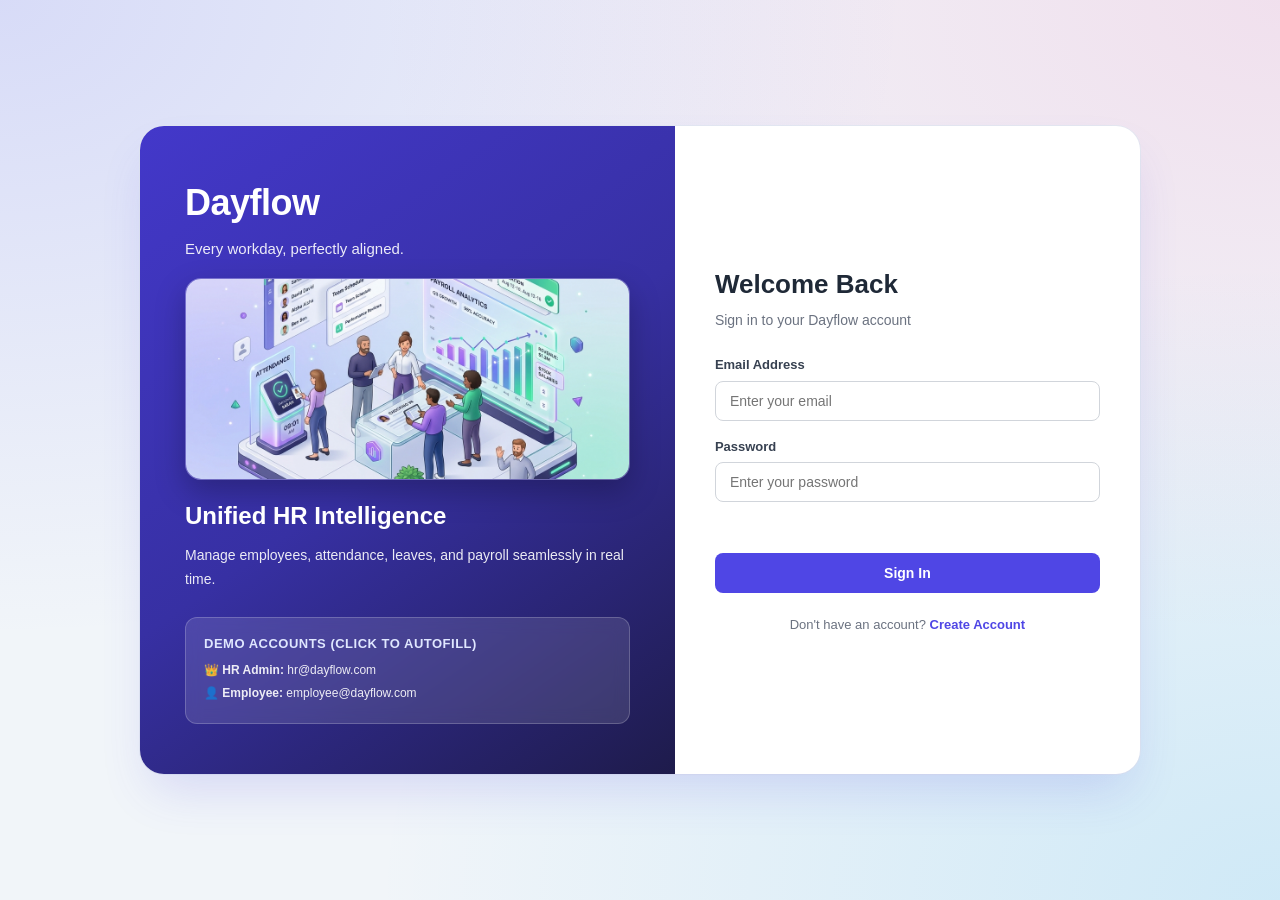
<file: frontend/reports.html>
<!DOCTYPE html>
<html lang="en">
<head>
    <meta charset="UTF-8">
    <meta name="viewport" content="width=device-width, initial-scale=1.0">
    <title>Dayflow - Reports</title>
    <link rel="stylesheet" href="../css/style.css">
</head>

<body>

<div class="dashboard-layout">

    <aside class="sidebar">

        <div class="sidebar-brand">
            <h2>Dayflow</h2>
            <span>Reports</span>
        </div>

        <nav>
            <a id="navDashboard" href="employee-dashboard.html">
                <span class="nav-icon">📊</span>
                <span>Dashboard</span>
            </a>

            <a href="profile.html">
                <span class="nav-icon">👤</span>
                <span>Profile</span>
            </a>

            <a href="attendance.html">
                <span class="nav-icon">🕒</span>
                <span>Attendance</span>
            </a>

            <a href="leave.html">
                <span class="nav-icon">📅</span>
                <span>Leave Requests</span>
            </a>

            <a href="payroll.html">
                <span class="nav-icon">💰</span>
                <span>Payroll</span>
            </a>

            <a href="notifications.html">
                <span class="nav-icon">🔔</span>
                <span>Notifications</span>
            </a>

            <a href="reports.html" class="active">
                <span class="nav-icon">📈</span>
                <span>Reports</span>
            </a>
        </nav>

        <button type="button" class="logout-btn" onclick="logout()">
            <span class="nav-icon">🚪</span>
            <span>Logout</span>
        </button>

    </aside>


    <main class="main-content">

        <header class="topbar">

            <div>
                <h2>Reports & Analytics</h2>
                <p>Operational HR statistics, attendance ratio, and time-off tracking.</p>
            </div>

            <div class="user-box">
                <div class="avatar">U</div>
                <span>User</span>
            </div>

        </header>


        <section class="dashboard-content">

            <div class="stats-grid">

                <div class="stat-card">

                    <div class="stat-icon">
                        🕒
                    </div>

                    <h3>Attendance Report</h3>

                    <p>
                        Aggregate presence, check-in averages, and late marks.
                    </p>

                    <button type="button" class="secondary-btn" onclick="viewReport('Attendance Analytics')">
                        View Report
                    </button>

                </div>


                <div class="stat-card">

                    <div class="stat-icon">
                        💰
                    </div>

                    <h3>Salary Slip</h3>

                    <p>
                        Generate printable compensation and tax voucher.
                    </p>

                    <button type="button" class="secondary-btn" onclick="downloadSalarySlip()">
                        View Salary Slip
                    </button>

                </div>


                <div class="stat-card">

                    <div class="stat-icon">
                        📅
                    </div>

                    <h3>Leave Report</h3>

                    <p>
                        Historical time-off utilization and PTO balances.
                    </p>

                    <button type="button" class="secondary-btn" onclick="viewReport('Leave History & Balances')">
                        View Report
                    </button>

                </div>

            </div>


            <div class="section-card">

                <h3>Attendance Overview</h3>

                <div class="progress-container">

                    <div class="progress-label">
                        <span>Present / On-Duty</span>
                        <strong id="reportPresentPct" style="color: #16a34a;">85%</strong>
                    </div>

                    <div class="progress">
                        <div
                            id="reportPresentBar"
                            class="progress-bar"
                            style="width: 85%; background: #16a34a;"
                        ></div>
                    </div>

                </div>


                <div class="progress-container">

                    <div class="progress-label">
                        <span>Approved Leaves</span>
                        <strong id="reportLeavePct" style="color: #d97706;">10%</strong>
                    </div>

                    <div class="progress">
                        <div
                            id="reportLeaveBar"
                            class="progress-bar"
                            style="width: 10%; background: #d97706;"
                        ></div>
                    </div>

                </div>


                <div class="progress-container">

                    <div class="progress-label">
                        <span>Absences</span>
                        <strong id="reportAbsentPct" style="color: #dc2626;">5%</strong>
                    </div>

                    <div class="progress">
                        <div
                            id="reportAbsentBar"
                            class="progress-bar"
                            style="width: 5%; background: #dc2626;"
                        ></div>
                    </div>

                </div>

            </div>

        </section>

    </main>

</div>

<script src="../js/script.js"></script>
</body>
</html>
</file>
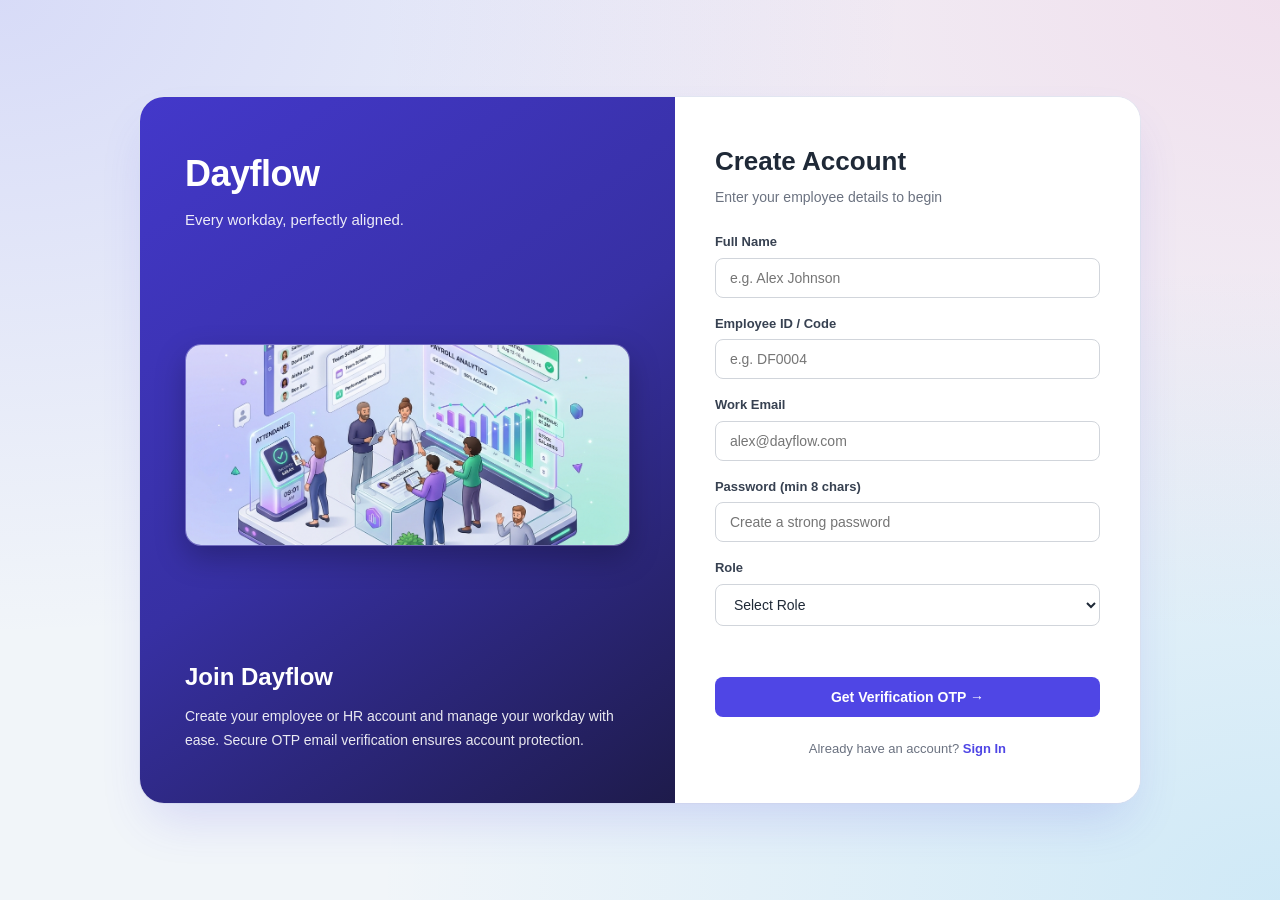
<file: frontend/signup.html>
<!DOCTYPE html>
<html lang="en">
<head>
    <meta charset="UTF-8">
    <meta name="viewport" content="width=device-width, initial-scale=1.0">
    <title>Dayflow - Sign Up</title>
    <link rel="stylesheet" href="../css/style.css">
</head>

<body class="auth-body">

    <div class="auth-container">

        <div class="auth-left">
            <div class="brand">
                <h1>Dayflow</h1>
                <p>Every workday, perfectly aligned.</p>
            </div>

            <div class="auth-hero-image-wrap">
                <img src="../assets/dayflow_login_hero.jpg" alt="Dayflow HRMS Platform Illustration" class="auth-hero-img">
            </div>

            <div class="auth-info">
                <h2>Join Dayflow</h2>
                <p>
                    Create your employee or HR account and manage your
                    workday with ease. Secure OTP email verification ensures account protection.
                </p>
            </div>
        </div>

        <div class="auth-card">

            <!-- STEP 1: REGISTRATION FORM -->
            <div id="signupStepDetails">
                <h2>Create Account</h2>
                <p class="subtitle">Enter your employee details to begin</p>

                <form id="signupForm" onsubmit="handleSignupStep1(event)">

                    <div class="form-group">
                        <label for="signupName">Full Name</label>
                        <input
                            type="text"
                            id="signupName"
                            placeholder="e.g. Alex Johnson"
                            autocomplete="name"
                            required
                        >
                    </div>

                    <div class="form-group">
                        <label for="employeeId">Employee ID / Code</label>
                        <input
                            type="text"
                            id="employeeId"
                            placeholder="e.g. DF0004"
                            required
                        >
                    </div>

                    <div class="form-group">
                        <label for="signupEmail">Work Email</label>
                        <input
                            type="email"
                            id="signupEmail"
                            placeholder="alex@dayflow.com"
                            autocomplete="email"
                            required
                        >
                    </div>

                    <div class="form-group">
                        <label for="signupPassword">Password (min 8 chars)</label>
                        <input
                            type="password"
                            id="signupPassword"
                            placeholder="Create a strong password"
                            autocomplete="new-password"
                            required
                        >
                    </div>

                    <div class="form-group">
                        <label for="role">Role</label>
                        <select id="role" required>
                            <option value="">Select Role</option>
                            <option value="employee">Employee</option>
                            <option value="hr">HR / Admin</option>
                        </select>
                    </div>

                    <p id="signupError" class="error-message"></p>

                    <button type="submit" id="btnRequestOtp" class="primary-btn">
                        Get Verification OTP →
                    </button>

                </form>

                <p class="auth-link">
                    Already have an account?
                    <a href="index.html">Sign In</a>
                </p>
            </div>

            <!-- STEP 2: OTP VERIFICATION -->
            <div id="signupStepOtp" class="hidden">
                <h2>Verify Email OTP</h2>
                <p class="subtitle">
                    Enter the 6-digit verification code sent to <strong id="displayOtpEmail">your email</strong>.
                </p>

                <form id="otpVerificationForm" onsubmit="handleSignupStep2(event)">

                    <div class="form-group">
                        <label for="signupOtp">6-Digit Verification Code</label>
                        <input
                            type="text"
                            id="signupOtp"
                            placeholder="123456"
                            maxlength="6"
                            inputmode="numeric"
                            style="letter-spacing: 4px; font-size: 20px; text-align: center; font-weight: 700;"
                            required
                        >
                    </div>

                    <p id="otpError" class="error-message"></p>
                    <p id="otpSuccess" class="success-message" style="margin-bottom: 12px;"></p>

                    <button type="submit" id="btnVerifyOtp" class="primary-btn">
                        Verify & Activate Account
                    </button>

                    <div style="display: flex; justify-content: space-between; align-items: center; margin-top: 15px;">
                        <button type="button" class="secondary-btn" id="btnResendOtp" onclick="resendSignupOtp()" style="padding: 6px 12px; font-size: 12px;">
                            🔄 Resend Code
                        </button>
                        <span id="otpTimerText" style="font-size: 12px; color: #6b7280;"></span>
                    </div>

                </form>

                <p class="auth-link" style="margin-top: 25px;">
                    <a href="javascript:void(0)" onclick="backToSignupStep1()">← Change Email / Back</a>
                </p>
            </div>

        </div>

    </div>

   <script src="../js/script.js"></script>
</body>
</html>
</file>
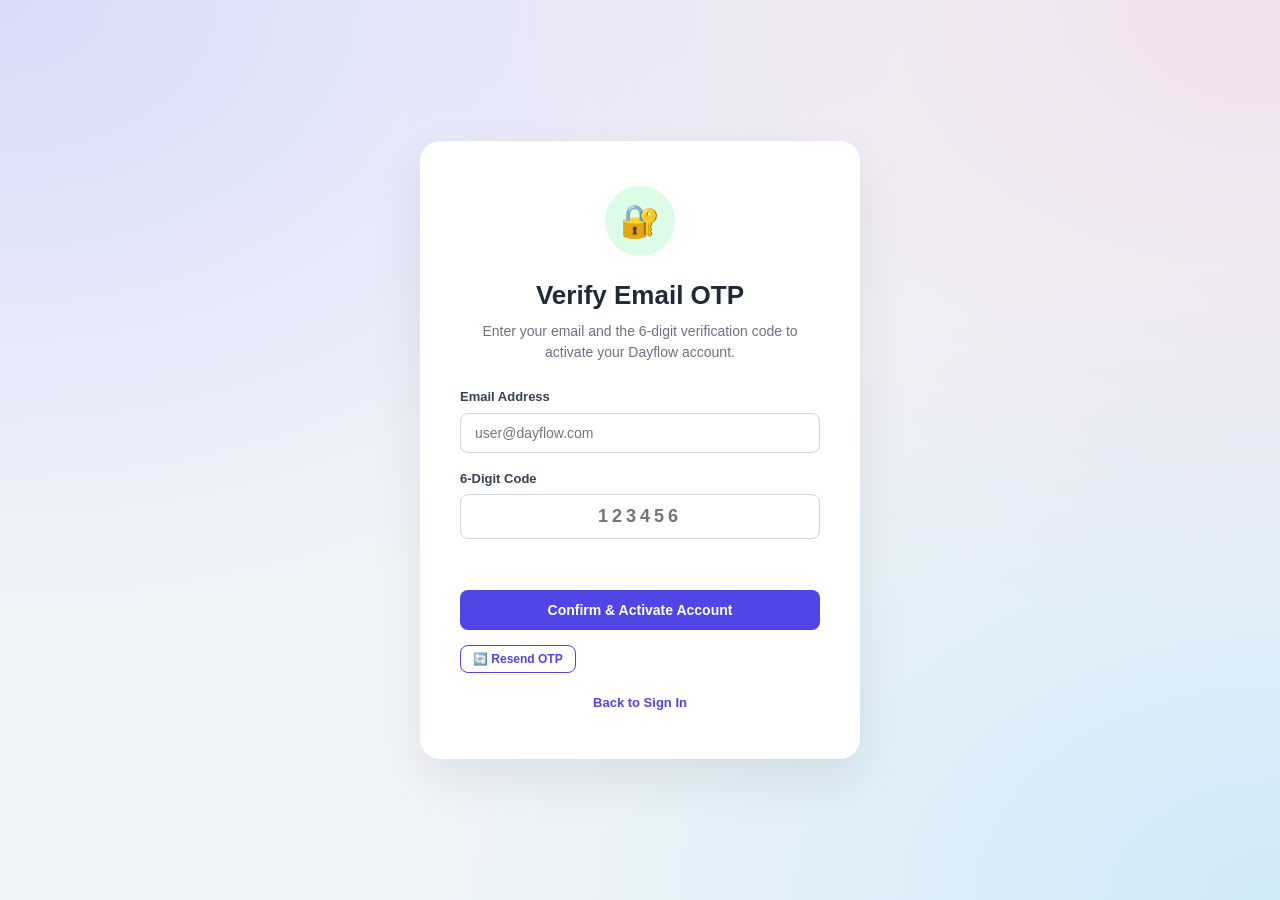
<file: frontend/verify-email.html>
<!DOCTYPE html>
<html lang="en">
<head>
    <meta charset="UTF-8">
    <meta name="viewport" content="width=device-width, initial-scale=1.0">
    <title>Dayflow - Verify Email</title>
    <link rel="stylesheet" href="../css/style.css">
</head>

<body class="auth-body">

    <div class="auth-card verify-card" style="max-width: 440px;">

        <div class="verify-icon" aria-hidden="true">
            🔐
        </div>

        <h2>Verify Email OTP</h2>

        <p class="subtitle">
            Enter your email and the 6-digit verification code to activate your Dayflow account.
        </p>

        <form id="verifyEmailForm" onsubmit="handleDirectVerifyEmail(event)">

            <div class="form-group" style="text-align: left;">
                <label for="directVerifyEmail">Email Address</label>
                <input
                    type="email"
                    id="directVerifyEmail"
                    placeholder="user@dayflow.com"
                    required
                >
            </div>

            <div class="form-group" style="text-align: left;">
                <label for="directVerifyOtp">6-Digit Code</label>
                <input
                    type="text"
                    id="directVerifyOtp"
                    placeholder="123456"
                    maxlength="6"
                    inputmode="numeric"
                    style="letter-spacing: 4px; font-size: 18px; text-align: center; font-weight: 700;"
                    required
                >
            </div>

            <p id="verifyMessage" class="error-message"></p>

            <button
                type="submit"
                class="primary-btn"
            >
                Confirm & Activate Account
            </button>

            <div style="display: flex; justify-content: space-between; align-items: center; margin-top: 15px;">
                <button type="button" class="secondary-btn" onclick="resendDirectVerifyOtp()" style="padding: 6px 12px; font-size: 12px;">
                    🔄 Resend OTP
                </button>
                <span id="directOtpTimer" style="font-size: 12px; color: #6b7280;"></span>
            </div>

        </form>

        <a href="index.html" class="back-link">
            Back to Sign In
        </a>

    </div>

   <script src="../js/script.js"></script>
</body>
</html>
</file>
<file: css/style.css>
* {
    margin: 0;
    padding: 0;
    box-sizing: border-box;
}

body {
    font-family: -apple-system, BlinkMacSystemFont, 'Segoe UI', Roboto, Helvetica, Arial, sans-serif;
    background: #f5f7fb;
    color: #1f2937;
    line-height: 1.5;
}

a {
    text-decoration: none;
    color: inherit;
}

button,
input,
select,
textarea {
    font-family: inherit;
}

.hidden {
    display: none !important;
}

.role-badge {
    display: inline-block;
    padding: 3px 8px;
    border-radius: 12px;
    font-size: 11px;
    font-weight: 700;
    text-transform: uppercase;
}

.role-badge.hr {
    background: #e0e7ff;
    color: #4338ca;
}

.role-badge.employee {
    background: #f3f4f6;
    color: #4b5563;
}


/* =========================
   AUTHENTICATION
========================= */

.auth-body {
    min-height: 100vh;
    display: flex;
    align-items: center;
    justify-content: center;
    background: radial-gradient(at 0% 0%, rgba(99, 102, 241, 0.18) 0px, transparent 50%),
                radial-gradient(at 100% 0%, rgba(236, 72, 153, 0.12) 0px, transparent 50%),
                radial-gradient(at 100% 100%, rgba(14, 165, 233, 0.15) 0px, transparent 50%),
                #f1f5f9;
    padding: 20px;
}

.auth-container {
    width: 1000px;
    max-width: 100%;
    min-height: 630px;
    display: grid;
    grid-template-columns: 1.15fr 1fr;
    background: white;
    border-radius: 24px;
    overflow: hidden;
    box-shadow: 0 25px 50px -12px rgba(79, 70, 229, 0.18), 0 0 0 1px rgba(226, 232, 240, 0.8);
}

.auth-left {
    padding: 50px 45px;
    background: linear-gradient(145deg, #4338ca 0%, #3730a3 50%, #1e1b4b 100%);
    color: white;
    display: flex;
    flex-direction: column;
    justify-content: space-between;
    position: relative;
}

.brand h1 {
    font-size: 36px;
    font-weight: 800;
    letter-spacing: -0.5px;
}

.brand p {
    margin-top: 8px;
    opacity: 0.9;
    font-size: 15px;
}

.auth-hero-image-wrap {
    margin: 18px 0;
    text-align: center;
    border-radius: 16px;
    overflow: hidden;
    box-shadow: 0 12px 30px rgba(0, 0, 0, 0.25);
    border: 1px solid rgba(255, 255, 255, 0.25);
    background: rgba(255, 255, 255, 0.05);
}

.auth-hero-img {
    width: 100%;
    max-height: 200px;
    object-fit: cover;
    display: block;
    transition: transform 0.4s ease;
}

.auth-hero-img:hover {
    transform: scale(1.04);
}

.auth-info h2 {
    font-size: 24px;
    margin-bottom: 10px;
    font-weight: 700;
}

.auth-info p {
    line-height: 1.7;
    opacity: 0.9;
    font-size: 14px;
}

.demo-credentials-box {
    margin-top: 25px;
    padding: 16px 18px;
    background: rgba(255, 255, 255, 0.12);
    border: 1px solid rgba(255, 255, 255, 0.2);
    border-radius: 12px;
    backdrop-filter: blur(8px);
}

.demo-credentials-box h4 {
    font-size: 13px;
    text-transform: uppercase;
    letter-spacing: 0.5px;
    margin-bottom: 8px;
    color: #e0e7ff;
}

.demo-credentials-box p {
    font-size: 12px;
    line-height: 1.6;
    margin: 4px 0;
    cursor: pointer;
    transition: 0.2s;
}

.demo-credentials-box p:hover {
    color: #ffd700;
}

.auth-card {
    background: white;
    padding: 45px 40px;
    width: 100%;
    max-width: 480px;
    margin: auto;
}

.auth-card h2 {
    font-size: 26px;
    font-weight: 700;
    margin-bottom: 6px;
}

.subtitle {
    color: #6b7280;
    margin-bottom: 24px;
    font-size: 14px;
}

.form-group {
    margin-bottom: 16px;
}

.form-group label {
    display: block;
    margin-bottom: 6px;
    font-weight: 600;
    font-size: 13px;
    color: #374151;
}

.form-group input,
.form-group select,
.form-group textarea,
.search-input {
    width: 100%;
    padding: 11px 14px;
    border: 1px solid #d1d5db;
    border-radius: 8px;
    outline: none;
    font-size: 14px;
    background: white;
    color: #1f2937;
    transition: border-color 0.2s, box-shadow 0.2s;
}

.form-group input:focus,
.form-group select:focus,
.form-group textarea:focus,
.search-input:focus {
    border-color: #4f46e5;
    box-shadow: 0 0 0 3px rgba(79, 70, 229, 0.15);
}

.primary-btn {
    width: 100%;
    border: none;
    background: #4f46e5;
    color: white;
    padding: 12px 20px;
    border-radius: 8px;
    cursor: pointer;
    font-weight: 600;
    font-size: 14px;
    margin-top: 5px;
    transition: background 0.2s, transform 0.1s;
    display: inline-flex;
    align-items: center;
    justify-content: center;
    gap: 8px;
}

.primary-btn:hover:not(:disabled) {
    background: #4338ca;
}

.primary-btn:active:not(:disabled) {
    transform: scale(0.99);
}

.primary-btn:disabled,
.secondary-btn:disabled {
    opacity: 0.6;
    cursor: not-allowed;
}

.secondary-btn {
    border: 1px solid #4f46e5;
    background: white;
    color: #4f46e5;
    padding: 9px 16px;
    border-radius: 8px;
    cursor: pointer;
    font-weight: 600;
    font-size: 13px;
    transition: 0.2s;
    display: inline-flex;
    align-items: center;
    justify-content: center;
    gap: 6px;
}

.secondary-btn:hover:not(:disabled) {
    background: #eef2ff;
}

.small-btn {
    width: auto;
    margin-top: 15px;
}

.btn-success {
    background: #16a34a;
    color: white;
    border: none;
    padding: 8px 14px;
    border-radius: 6px;
    font-size: 12px;
    font-weight: 600;
    cursor: pointer;
}

.btn-success:hover {
    background: #15803d;
}

.btn-danger {
    background: #dc2626;
    color: white;
    border: none;
    padding: 8px 14px;
    border-radius: 6px;
    font-size: 12px;
    font-weight: 600;
    cursor: pointer;
}

.btn-danger:hover {
    background: #b91c1c;
}

.btn-group {
    display: flex;
    gap: 8px;
}

.auth-link {
    text-align: center;
    margin-top: 22px;
    color: #6b7280;
    font-size: 13px;
}

.auth-link a {
    color: #4f46e5;
    font-weight: 600;
}

.error-message {
    color: #dc2626;
    font-size: 13px;
    margin-bottom: 12px;
    min-height: 18px;
    font-weight: 500;
}

.success-message {
    color: #16a34a;
    font-size: 13px;
    margin-top: 12px;
    font-weight: 500;
}

.verify-card {
    text-align: center;
    border-radius: 20px;
    box-shadow: 0 20px 50px rgba(0, 0, 0, 0.08);
}

.verify-icon {
    width: 70px;
    height: 70px;
    background: #dcfce7;
    color: #16a34a;
    border-radius: 50%;
    display: flex;
    align-items: center;
    justify-content: center;
    font-size: 32px;
    margin: 0 auto 20px;
    font-weight: bold;
}

.back-link {
    display: inline-block;
    margin-top: 20px;
    color: #4f46e5;
    font-weight: 600;
    font-size: 13px;
}


/* =========================
   DASHBOARD LAYOUT
========================= */

.dashboard-layout {
    min-height: 100vh;
    display: flex;
}

.sidebar {
    width: 250px;
    background: linear-gradient(180deg, #0b0f19 0%, #111827 50%, #1e1b4b 100%);
    color: white;
    padding: 25px 16px;
    display: flex;
    flex-direction: column;
    position: fixed;
    top: 0;
    bottom: 0;
    left: 0;
    z-index: 100;
    box-shadow: 4px 0 20px rgba(0, 0, 0, 0.15);
    border-right: 1px solid rgba(255, 255, 255, 0.05);
}

.sidebar-brand {
    padding: 5px 12px 25px;
    border-bottom: 1px solid rgba(255, 255, 255, 0.08);
    margin-bottom: 20px;
}

.sidebar-brand h2 {
    font-size: 22px;
    font-weight: 800;
    color: #ffffff;
    letter-spacing: -0.5px;
}

.sidebar-brand span {
    display: inline-block;
    margin-top: 4px;
    font-size: 12px;
    font-weight: 600;
    color: #a5b4fc;
    background: rgba(99, 102, 241, 0.2);
    border: 1px solid rgba(165, 180, 252, 0.3);
    padding: 2px 8px;
    border-radius: 12px;
}

.sidebar nav {
    display: flex;
    flex-direction: column;
    gap: 6px;
    flex: 1;
    overflow-y: auto;
}

.sidebar nav a {
    display: flex;
    align-items: center;
    gap: 12px;
    padding: 12px 14px;
    border-radius: 10px;
    color: #94a3b8;
    font-weight: 500;
    font-size: 14px;
    transition: all 0.2s ease;
}

.sidebar nav a .nav-icon {
    font-size: 17px;
    min-width: 20px;
    text-align: center;
}

.sidebar nav a:hover {
    background: rgba(255, 255, 255, 0.08);
    color: white;
    transform: translateX(2px);
}

.sidebar nav a.active {
    background: linear-gradient(135deg, #4f46e5 0%, #6366f1 100%);
    color: white;
    font-weight: 600;
    box-shadow: 0 4px 14px rgba(79, 70, 229, 0.45);
}

.logout-btn {
    margin-top: auto;
    padding: 12px 14px;
    border: 1px solid rgba(255, 255, 255, 0.1);
    background: rgba(255, 255, 255, 0.04);
    color: #e2e8f0;
    border-radius: 10px;
    cursor: pointer;
    font-weight: 600;
    font-size: 14px;
    display: flex;
    align-items: center;
    justify-content: center;
    gap: 8px;
    transition: 0.2s;
}

.logout-btn:hover {
    background: #dc2626;
    border-color: #dc2626;
    color: white;
    box-shadow: 0 4px 12px rgba(220, 38, 38, 0.3);
}

.main-content {
    margin-left: 250px;
    width: calc(100% - 250px);
    min-height: 100vh;
    display: flex;
    flex-direction: column;
    background: radial-gradient(at 100% 0%, rgba(99, 102, 241, 0.07) 0px, transparent 50%),
                radial-gradient(at 0% 100%, rgba(14, 165, 233, 0.05) 0px, transparent 50%),
                #f8fafc;
}

.topbar {
    min-height: 80px;
    padding: 18px 35px;
    background: rgba(255, 255, 255, 0.95);
    backdrop-filter: blur(8px);
    border-bottom: 1px solid #e2e8f0;
    display: flex;
    align-items: center;
    justify-content: space-between;
    position: sticky;
    top: 0;
    z-index: 50;
    box-shadow: 0 1px 3px rgba(0, 0, 0, 0.02);
}

.topbar h2 {
    font-size: 21px;
    font-weight: 700;
    margin-bottom: 3px;
    color: #0f172a;
}

.topbar p {
    color: #64748b;
    font-size: 13px;
}

.user-box {
    display: flex;
    align-items: center;
    gap: 12px;
    padding: 6px 12px;
    background: #f8fafc;
    border: 1px solid #e2e8f0;
    border-radius: 24px;
}

.avatar {
    width: 36px;
    height: 36px;
    background: linear-gradient(135deg, #4f46e5, #3b82f6);
    color: white;
    border-radius: 50%;
    display: flex;
    align-items: center;
    justify-content: center;
    font-size: 13px;
    font-weight: 700;
    box-shadow: 0 2px 8px rgba(79, 70, 229, 0.35);
}

.user-box span {
    font-size: 13.5px;
    font-weight: 600;
    color: #1e293b;
}

.dashboard-content {
    padding: 30px 35px;
    flex: 1;
}


/* =========================
   CARDS & STATS
========================= */

.stats-grid {
    display: grid;
    grid-template-columns: repeat(4, 1fr);
    gap: 20px;
    margin-bottom: 25px;
}

.stat-card {
    background: white;
    padding: 24px 22px;
    border-radius: 16px;
    border: 1px solid #e2e8f0;
    box-shadow: 0 4px 6px -1px rgba(0, 0, 0, 0.03), 0 2px 4px -2px rgba(0, 0, 0, 0.03);
    transition: all 0.25s cubic-bezier(0.4, 0, 0.2, 1);
    position: relative;
    overflow: hidden;
}

.stat-card:hover {
    transform: translateY(-3px);
    box-shadow: 0 12px 24px -4px rgba(0, 0, 0, 0.07);
    border-color: #cbd5e1;
}

.stat-icon {
    font-size: 24px;
    margin-bottom: 12px;
    display: inline-flex;
    align-items: center;
    justify-content: center;
    width: 44px;
    height: 44px;
    background: #f1f5f9;
    border-radius: 12px;
    border: 1px solid #e2e8f0;
}

.stat-card h3 {
    font-size: 13.5px;
    font-weight: 600;
    color: #64748b;
    margin-bottom: 6px;
}

.stat-card h2 {
    font-size: 28px;
    font-weight: 800;
    color: #0f172a;
    margin: 8px 0;
    letter-spacing: -0.5px;
}

.stat-card p {
    color: #64748b;
    font-size: 12.5px;
    margin-bottom: 10px;
}

.stat-card a {
    color: #4f46e5;
    font-size: 13px;
    font-weight: 600;
    display: inline-flex;
    align-items: center;
    gap: 4px;
}

.section-card {
    background: white;
    padding: 28px;
    border-radius: 16px;
    border: 1px solid #e2e8f0;
    margin-bottom: 25px;
    box-shadow: 0 4px 6px -1px rgba(0, 0, 0, 0.03), 0 2px 4px -2px rgba(0, 0, 0, 0.03);
}

.section-card h3 {
    font-size: 17px;
    font-weight: 700;
    margin-bottom: 18px;
    color: #0f172a;
}

.section-header {
    display: flex;
    align-items: center;
    justify-content: space-between;
    margin-bottom: 20px;
    gap: 15px;
    flex-wrap: wrap;
}

.section-header h3 {
    margin-bottom: 0;
}


/* =========================
   ACTIVITY LIST
========================= */

.activity {
    display: flex;
    flex-direction: column;
}

.activity-item {
    display: flex;
    gap: 16px;
    padding: 16px 0;
    border-bottom: 1px solid #f3f4f6;
    align-items: flex-start;
}

.activity-item:last-child {
    border-bottom: none;
}

.activity-dot {
    width: 10px;
    height: 10px;
    background: #4f46e5;
    border-radius: 50%;
    margin-top: 6px;
    flex-shrink: 0;
}

.activity-item strong {
    font-size: 14px;
    color: #1f2937;
}

.activity-item p {
    margin-top: 4px;
    color: #6b7280;
    font-size: 13px;
}


/* =========================
   TABLES
========================= */

.table-container {
    width: 100%;
    overflow-x: auto;
}

table {
    width: 100%;
    border-collapse: collapse;
    text-align: left;
}

th,
td {
    padding: 13px 16px;
    border-bottom: 1px solid #f3f4f6;
    font-size: 13px;
    white-space: nowrap;
}

th {
    background: #f9fafb;
    font-weight: 600;
    color: #4b5563;
    text-transform: uppercase;
    font-size: 11px;
    letter-spacing: 0.5px;
}

tbody tr:hover {
    background: #fafafa;
}

.status {
    padding: 4px 10px;
    border-radius: 12px;
    font-size: 12px;
    font-weight: 600;
    display: inline-block;
}

.status.approved,
.status.present,
.status.active {
    background: #dcfce7;
    color: #166534;
}

.status.pending,
.status.on_leave,
.status.leave {
    background: #fef3c7;
    color: #92400e;
}

.status.rejected,
.status.absent {
    background: #fee2e2;
    color: #991b1b;
}

.status.halfday,
.status.half_day {
    background: #dbeafe;
    color: #1e40af;
}


/* =========================
   PROFILE
========================= */

.profile-header {
    display: flex;
    align-items: center;
    gap: 24px;
}

.profile-picture {
    width: 90px;
    height: 90px;
    background: linear-gradient(135deg, #4f46e5, #6366f1);
    color: white;
    border-radius: 50%;
    display: flex;
    align-items: center;
    justify-content: center;
    font-size: 26px;
    font-weight: 700;
    box-shadow: 0 4px 10px rgba(79, 70, 229, 0.3);
}

.profile-header h2 {
    font-size: 22px;
    font-weight: 700;
}

.profile-header p {
    color: #6b7280;
    margin-top: 4px;
    font-size: 14px;
}

.profile-grid {
    display: grid;
    grid-template-columns: 1fr 1fr;
    gap: 24px;
}

.detail-grid {
    display: grid;
    grid-template-columns: 1fr 1fr;
    gap: 18px;
}

.detail-grid label {
    font-size: 12px;
    font-weight: 600;
    color: #6b7280;
    text-transform: uppercase;
    letter-spacing: 0.5px;
}

.detail-grid p {
    margin-top: 4px;
    font-weight: 600;
    font-size: 14px;
    color: #111827;
}

.detail-grid input,
.detail-grid textarea {
    width: 100%;
    margin-top: 6px;
    padding: 10px 12px;
    border: 1px solid #d1d5db;
    border-radius: 8px;
    font-size: 13px;
}

.detail-list {
    display: flex;
    flex-direction: column;
}

.detail-list div {
    display: flex;
    justify-content: space-between;
    padding: 12px 0;
    border-bottom: 1px solid #f3f4f6;
    font-size: 14px;
}

.detail-list span {
    color: #6b7280;
}

.detail-list strong {
    font-weight: 600;
    color: #111827;
}

.salary-box {
    display: flex;
    flex-direction: column;
    gap: 14px;
}

.salary-box div {
    display: flex;
    justify-content: space-between;
    font-size: 14px;
}

.salary-box span {
    color: #6b7280;
}

.salary-box strong {
    font-weight: 700;
    color: #111827;
}

.document-item {
    display: flex;
    justify-content: space-between;
    align-items: center;
    padding: 14px 0;
    border-bottom: 1px solid #f3f4f6;
    font-size: 14px;
}


/* =========================
   ATTENDANCE & TABS
========================= */

.attendance-actions {
    display: flex;
    justify-content: space-between;
    align-items: center;
}

.attendance-actions p {
    color: #6b7280;
    margin-top: 4px;
    font-weight: 500;
}

.action-buttons {
    display: flex;
    gap: 12px;
}

.action-buttons .primary-btn,
.action-buttons .secondary-btn {
    width: auto;
}

.tabs {
    display: flex;
    gap: 6px;
    background: #f3f4f6;
    padding: 4px;
    border-radius: 8px;
}

.tab {
    border: none;
    background: transparent;
    padding: 7px 16px;
    border-radius: 6px;
    cursor: pointer;
    font-size: 13px;
    font-weight: 600;
    color: #6b7280;
    transition: 0.2s;
}

.tab.active {
    background: white;
    color: #4f46e5;
    box-shadow: 0 1px 3px rgba(0, 0, 0, 0.1);
}


/* =========================
   LEAVE
========================= */

.form-row {
    display: grid;
    grid-template-columns: repeat(3, 1fr);
    gap: 16px;
}

#leaveForm .primary-btn {
    width: auto;
}


/* =========================
   PAYROLL
========================= */

.salary-summary {
    display: grid;
    grid-template-columns: repeat(4, 1fr);
    gap: 20px;
    margin-bottom: 25px;
}

.salary-card {
    background: white;
    padding: 22px;
    border-radius: 14px;
    border: 1px solid #e5e7eb;
    box-shadow: 0 1px 3px rgba(0, 0, 0, 0.04);
}

.salary-card span {
    color: #6b7280;
    font-size: 13px;
    font-weight: 600;
}

.salary-card h2 {
    margin-top: 8px;
    font-size: 24px;
    font-weight: 800;
    color: #111827;
}


/* =========================
   NOTIFICATIONS
========================= */

.notification-item {
    display: flex;
    gap: 16px;
    padding: 16px;
    border-radius: 10px;
    border-bottom: 1px solid #f3f4f6;
    margin-bottom: 6px;
    transition: background 0.2s;
}

.notification-item:hover {
    background: #f8fafc;
}

.notification-icon {
    width: 42px;
    height: 42px;
    background: #eef2ff;
    border-radius: 10px;
    display: flex;
    align-items: center;
    justify-content: center;
    font-size: 20px;
    flex-shrink: 0;
}

.notification-item h3 {
    font-size: 15px;
    font-weight: 600;
    color: #1f2937;
}

.notification-item p {
    color: #6b7280;
    margin: 4px 0 6px;
    font-size: 13px;
}

.notification-item small {
    color: #9ca3af;
    font-size: 12px;
}

.notification-item.unread {
    background: #f0f4ff;
    border-left: 4px solid #4f46e5;
}


/* =========================
   REPORTS
========================= */

.progress-container {
    margin-bottom: 18px;
}

.progress-label {
    display: flex;
    justify-content: space-between;
    margin-bottom: 6px;
    font-size: 13px;
    font-weight: 600;
}

.progress {
    width: 100%;
    height: 9px;
    background: #e5e7eb;
    border-radius: 20px;
    overflow: hidden;
}

.progress-bar {
    height: 100%;
    background: #4f46e5;
    border-radius: 20px;
}


/* =========================
   MODALS & SLIP PREVIEW
========================= */

.dayflow-modal {
    position: fixed;
    top: 0;
    left: 0;
    right: 0;
    bottom: 0;
    background: rgba(0, 0, 0, 0.5);
    display: flex;
    align-items: center;
    justify-content: center;
    z-index: 1000;
    padding: 20px;
    backdrop-filter: blur(4px);
}

.modal-content {
    background: white;
    border-radius: 16px;
    width: 550px;
    max-width: 100%;
    max-height: 90vh;
    overflow-y: auto;
    box-shadow: 0 25px 50px -12px rgba(0, 0, 0, 0.25);
    padding: 26px;
}

.modal-header {
    display: flex;
    align-items: center;
    justify-content: space-between;
    margin-bottom: 20px;
    padding-bottom: 12px;
    border-bottom: 1px solid #e5e7eb;
}

.modal-header h3 {
    font-size: 18px;
    font-weight: 700;
}

.modal-close-btn {
    background: none;
    border: none;
    font-size: 22px;
    cursor: pointer;
    color: #6b7280;
    line-height: 1;
}

.modal-footer {
    display: flex;
    justify-content: flex-end;
    gap: 10px;
    margin-top: 24px;
    padding-top: 14px;
    border-top: 1px solid #e5e7eb;
}


/* =========================
   RESPONSIVE DESIGN
========================= */

@media (max-width: 1024px) {
    .stats-grid,
    .salary-summary {
        grid-template-columns: repeat(2, 1fr);
    }

    .profile-grid {
        grid-template-columns: 1fr;
    }
}

@media (max-width: 750px) {
    .auth-container {
        grid-template-columns: 1fr;
    }

    .auth-left {
        display: none;
    }

    .sidebar {
        width: 65px;
        padding: 15px 6px;
    }

    .sidebar-brand h2 {
        font-size: 16px;
        text-align: center;
    }

    .sidebar-brand span,
    .sidebar nav a span,
    .logout-btn span {
        display: none;
    }

    .sidebar nav a {
        justify-content: center;
        padding: 12px;
    }

    .sidebar nav a .nav-icon {
        font-size: 20px;
        margin: 0;
    }

    .logout-btn {
        padding: 12px 6px;
        font-size: 18px;
    }

    .main-content {
        margin-left: 65px;
        width: calc(100% - 65px);
    }

    .dashboard-content {
        padding: 20px 14px;
    }

    .topbar {
        padding: 14px 16px;
        flex-wrap: wrap;
        gap: 10px;
    }

    .topbar h2 {
        font-size: 18px;
    }

    .stats-grid,
    .salary-summary,
    .form-row,
    .detail-grid {
        grid-template-columns: 1fr;
    }

    .attendance-actions {
        flex-direction: column;
        align-items: stretch;
        gap: 12px;
    }

    .section-header {
        flex-direction: column;
        align-items: flex-start;
        gap: 10px;
    }

    .section-header .secondary-btn,
    .section-header .primary-btn {
        width: 100%;
        text-align: center;
    }

    .table-wrap {
        overflow-x: auto;
        -webkit-overflow-scrolling: touch;
        margin: 0 -14px;
        padding: 0 14px;
    }

    .modal-content {
        width: 95% !important;
        max-height: 90vh !important;
        overflow-y: auto !important;
        padding: 20px 16px !important;
        margin: 15px auto !important;
    }

    .profile-banner-card {
        flex-direction: column;
        text-align: center;
        align-items: center;
        gap: 16px;
    }
}

@media (max-width: 480px) {
    .auth-container {
        border-radius: 16px;
        box-shadow: 0 10px 25px rgba(0, 0, 0, 0.08);
    }

    .auth-right {
        padding: 30px 20px;
    }

    .auth-form h2 {
        font-size: 22px;
    }

    .topbar p {
        display: none;
    }

    .stat-card {
        padding: 18px 16px;
    }

    .section-card {
        padding: 18px 16px;
    }
}
</file>
